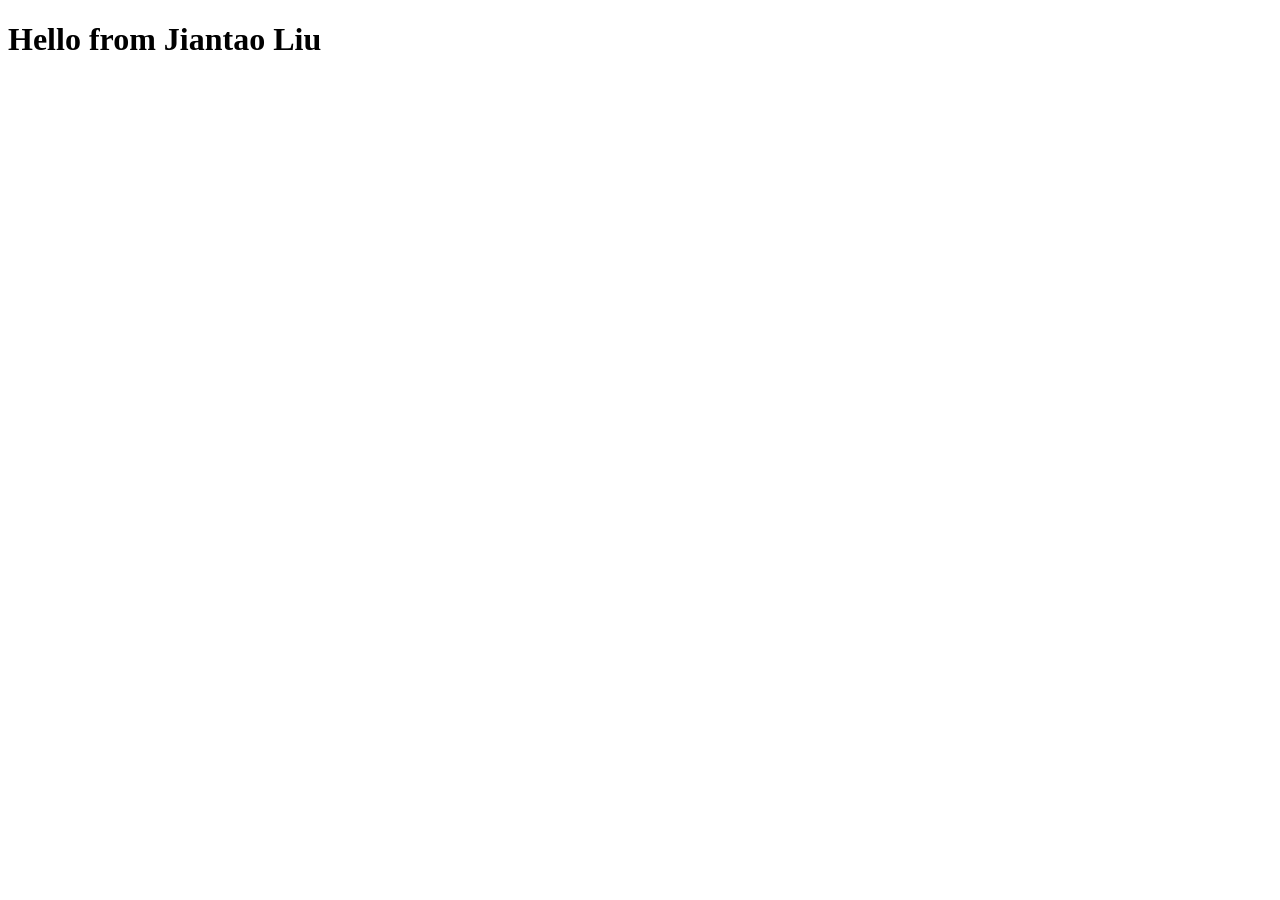
<file: index.html>
<!DOCTYPE html>
<html lang="en">
<head>
  <meta charset="UTF-8">
  <meta name="viewport" content="width=device-width, initial-scale=1.0">
  <title>Jiantao Liu</title>
</head>
<body>
  <h1>Hello from Jiantao Liu</h1>
</body>
</html>
</file>
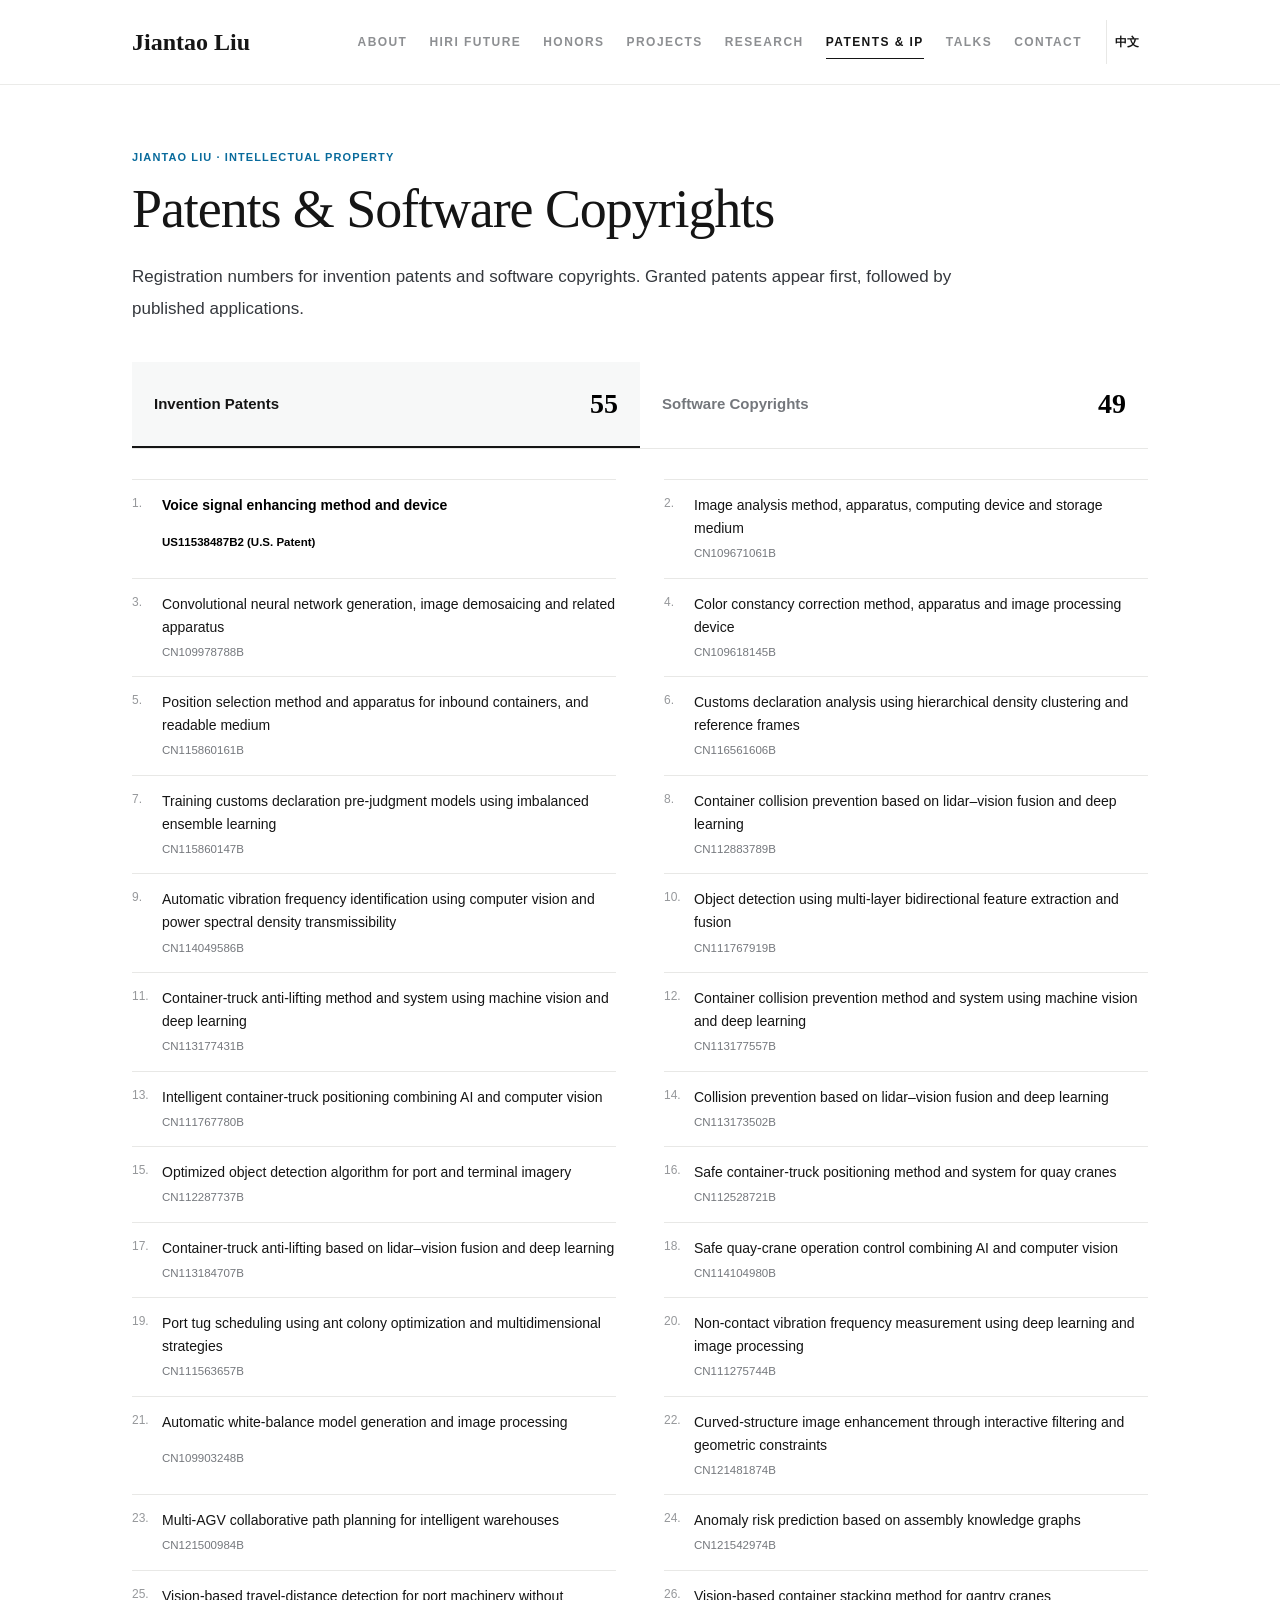
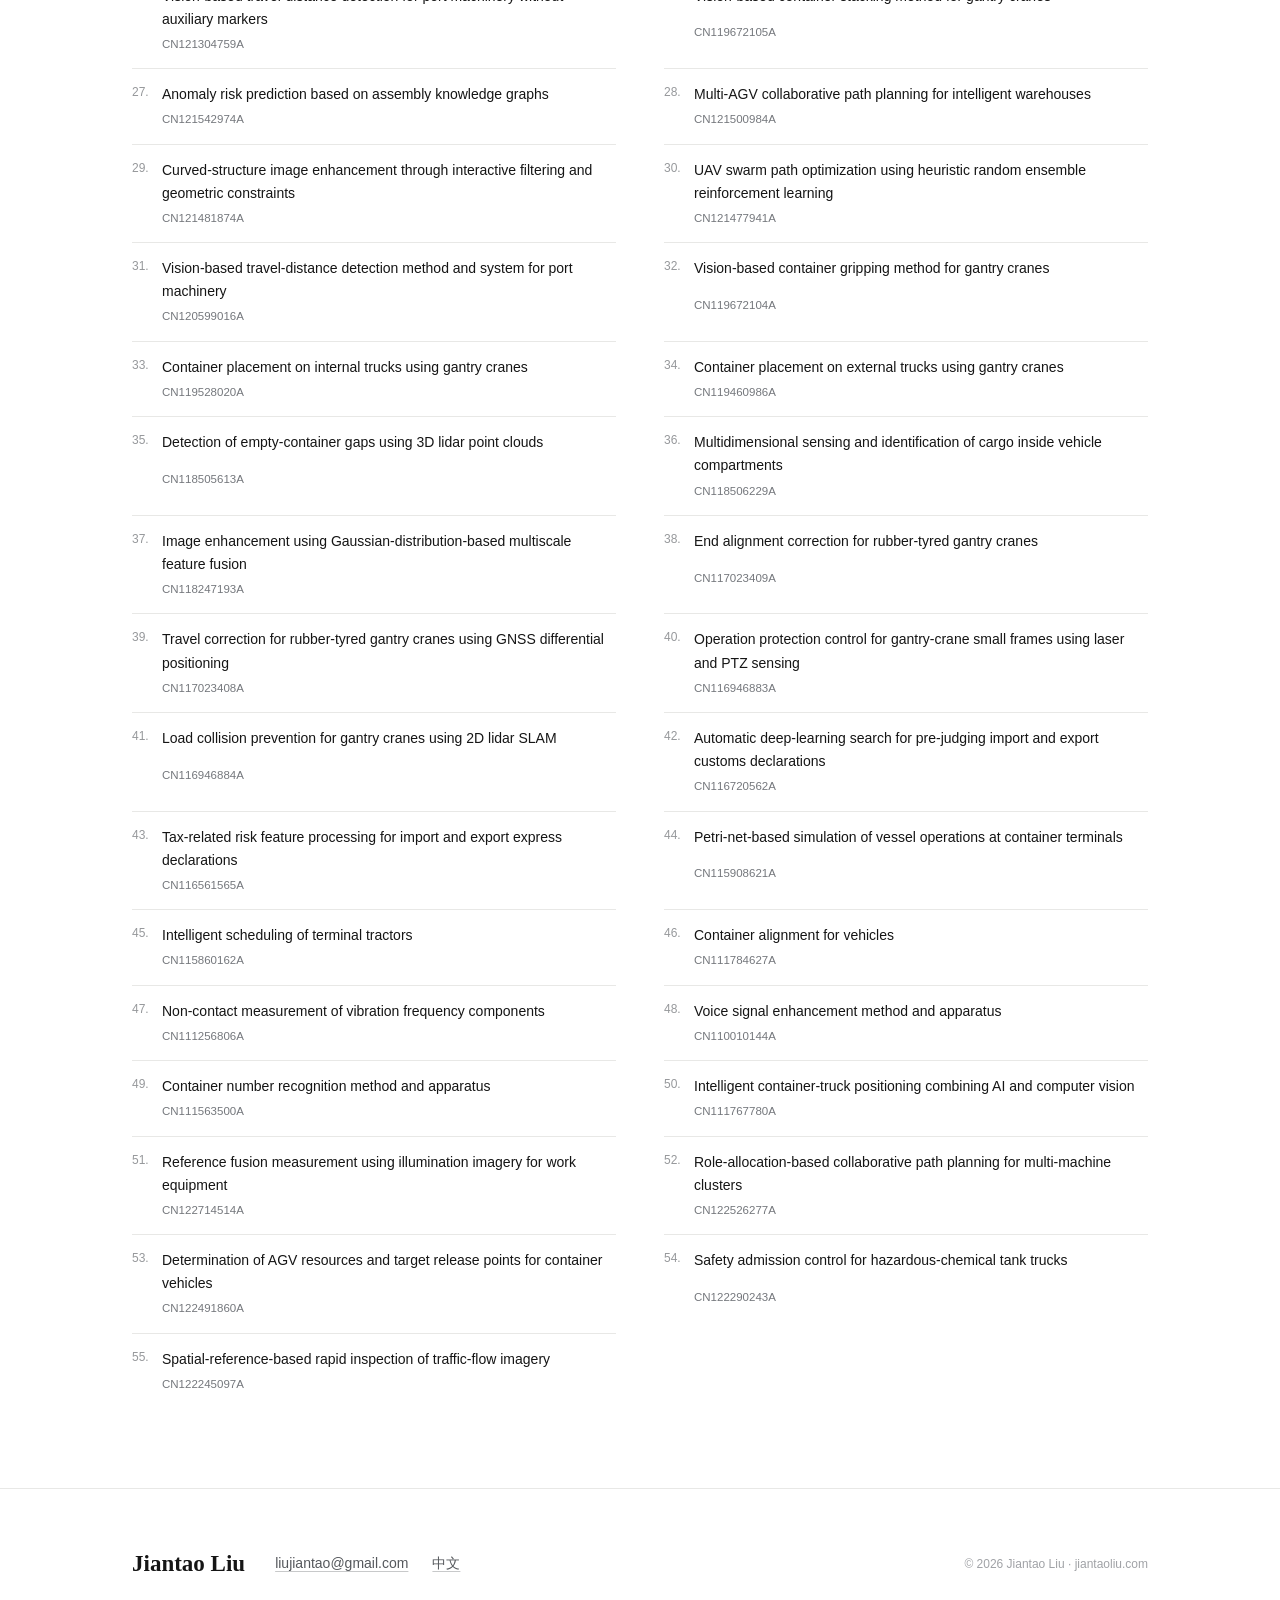
<file: en-patents.html>
<!DOCTYPE html>
<html lang="en">
<head>
<meta charset="UTF-8">
<meta name="viewport" content="width=device-width, initial-scale=1.0, viewport-fit=cover">
<meta name="format-detection" content="telephone=no">
<title>Jiantao Liu — Patents & Software Copyrights</title>
<meta name="description" content="Invention patent and software copyright registration numbers for Jiantao Liu.">
<meta property="og:type" content="profile">
<meta property="og:title" content="Jiantao Liu — Patents & Software Copyrights">
<meta property="og:description" content="Invention patent and software copyright registration numbers for Jiantao Liu.">
<meta property="og:image" content="https://jiantaoliu.com/assets/photo.jpg">
<link rel="canonical" href="https://jiantaoliu.com/wndn/en-patents.html">
<link rel="icon" type="image/svg+xml" href="../assets/favicon.svg">
<link rel="stylesheet" href="../assets/style.css">
</head>
<body>
<header class="site-header">
  <div class="header-inner">
    <a class="wordmark" href="en.html#about" aria-label="Jiantao Liu home">Jiantao Liu</a>
    <button class="nav-toggle" type="button" aria-expanded="false" aria-controls="primary-nav" aria-label="Open navigation menu">
      <span></span><span></span><span></span>
    </button>
    <nav class="primary-nav" id="primary-nav" aria-label="Primary navigation">
      <a href="en.html#about">About</a>
      <a href="en.html#company">HIRI FUTURE</a>
      <a href="en.html#honors">Honors</a>
      <a href="en.html#projects">Projects</a>
      <a href="en.html#research">Research</a>
      <a class="active" href="en-patents.html#granted">Patents & IP</a>
      <a href="en.html#talks">Talks</a>
      <a href="#contact">Contact</a>
      <a class="nav-language" href="patents.html" lang="zh-CN">中文</a>
    </nav>
    <a class="language" href="patents.html" lang="zh-CN" aria-label="中文版本">中文</a>
  </div>
</header>
<main class="ip-main">
  <div class="subpage-hero container">
    <div class="eyebrow">JIANTAO LIU · INTELLECTUAL PROPERTY</div>
    <h1>Patents & Software Copyrights</h1>
    <p>Registration numbers for invention patents and software copyrights. Granted patents appear first, followed by published applications.</p>
    <div class="ip-tabs" role="tablist" aria-label="Intellectual property categories">
      <button class="ip-tab active" id="tab-patents" type="button" role="tab" aria-selected="true" aria-controls="patents-panel" data-target="patents-panel"><span>Invention Patents</span><strong>55</strong></button>
      <button class="ip-tab" id="tab-software" type="button" role="tab" aria-selected="false" aria-controls="software-panel" data-target="software-panel"><span>Software Copyrights</span><strong>49</strong></button>
    </div>
    <div class="ip-panel" id="patents-panel" role="tabpanel" aria-labelledby="tab-patents">
      <ol class="patent-list">
        <li id="granted" class="us-patent"><div class="record-title">Voice signal enhancing method and device</div><div class="record-meta">US11538487B2 (U.S. Patent)</div></li>
        <li><div class="record-title">Image analysis method, apparatus, computing device and storage medium</div><div class="record-meta">CN109671061B</div></li>
        <li><div class="record-title">Convolutional neural network generation, image demosaicing and related apparatus</div><div class="record-meta">CN109978788B</div></li>
        <li><div class="record-title">Color constancy correction method, apparatus and image processing device</div><div class="record-meta">CN109618145B</div></li>
        <li><div class="record-title">Position selection method and apparatus for inbound containers, and readable medium</div><div class="record-meta">CN115860161B</div></li>
        <li><div class="record-title">Customs declaration analysis using hierarchical density clustering and reference frames</div><div class="record-meta">CN116561606B</div></li>
        <li><div class="record-title">Training customs declaration pre-judgment models using imbalanced ensemble learning</div><div class="record-meta">CN115860147B</div></li>
        <li><div class="record-title">Container collision prevention based on lidar–vision fusion and deep learning</div><div class="record-meta">CN112883789B</div></li>
        <li><div class="record-title">Automatic vibration frequency identification using computer vision and power spectral density transmissibility</div><div class="record-meta">CN114049586B</div></li>
        <li><div class="record-title">Object detection using multi-layer bidirectional feature extraction and fusion</div><div class="record-meta">CN111767919B</div></li>
        <li><div class="record-title">Container-truck anti-lifting method and system using machine vision and deep learning</div><div class="record-meta">CN113177431B</div></li>
        <li><div class="record-title">Container collision prevention method and system using machine vision and deep learning</div><div class="record-meta">CN113177557B</div></li>
        <li><div class="record-title">Intelligent container-truck positioning combining AI and computer vision</div><div class="record-meta">CN111767780B</div></li>
        <li><div class="record-title">Collision prevention based on lidar–vision fusion and deep learning</div><div class="record-meta">CN113173502B</div></li>
        <li><div class="record-title">Optimized object detection algorithm for port and terminal imagery</div><div class="record-meta">CN112287737B</div></li>
        <li><div class="record-title">Safe container-truck positioning method and system for quay cranes</div><div class="record-meta">CN112528721B</div></li>
        <li><div class="record-title">Container-truck anti-lifting based on lidar–vision fusion and deep learning</div><div class="record-meta">CN113184707B</div></li>
        <li><div class="record-title">Safe quay-crane operation control combining AI and computer vision</div><div class="record-meta">CN114104980B</div></li>
        <li><div class="record-title">Port tug scheduling using ant colony optimization and multidimensional strategies</div><div class="record-meta">CN111563657B</div></li>
        <li><div class="record-title">Non-contact vibration frequency measurement using deep learning and image processing</div><div class="record-meta">CN111275744B</div></li>
        <li><div class="record-title">Automatic white-balance model generation and image processing</div><div class="record-meta">CN109903248B</div></li>
        <li><div class="record-title">Curved-structure image enhancement through interactive filtering and geometric constraints</div><div class="record-meta">CN121481874B</div></li>
        <li><div class="record-title">Multi-AGV collaborative path planning for intelligent warehouses</div><div class="record-meta">CN121500984B</div></li>
        <li><div class="record-title">Anomaly risk prediction based on assembly knowledge graphs</div><div class="record-meta">CN121542974B</div></li>
        <li id="published"><div class="record-title">Vision-based travel-distance detection for port machinery without auxiliary markers</div><div class="record-meta">CN121304759A</div></li>
        <li><div class="record-title">Vision-based container stacking method for gantry cranes</div><div class="record-meta">CN119672105A</div></li>
        <li><div class="record-title">Anomaly risk prediction based on assembly knowledge graphs</div><div class="record-meta">CN121542974A</div></li>
        <li><div class="record-title">Multi-AGV collaborative path planning for intelligent warehouses</div><div class="record-meta">CN121500984A</div></li>
        <li><div class="record-title">Curved-structure image enhancement through interactive filtering and geometric constraints</div><div class="record-meta">CN121481874A</div></li>
        <li><div class="record-title">UAV swarm path optimization using heuristic random ensemble reinforcement learning</div><div class="record-meta">CN121477941A</div></li>
        <li><div class="record-title">Vision-based travel-distance detection method and system for port machinery</div><div class="record-meta">CN120599016A</div></li>
        <li><div class="record-title">Vision-based container gripping method for gantry cranes</div><div class="record-meta">CN119672104A</div></li>
        <li><div class="record-title">Container placement on internal trucks using gantry cranes</div><div class="record-meta">CN119528020A</div></li>
        <li><div class="record-title">Container placement on external trucks using gantry cranes</div><div class="record-meta">CN119460986A</div></li>
        <li><div class="record-title">Detection of empty-container gaps using 3D lidar point clouds</div><div class="record-meta">CN118505613A</div></li>
        <li><div class="record-title">Multidimensional sensing and identification of cargo inside vehicle compartments</div><div class="record-meta">CN118506229A</div></li>
        <li><div class="record-title">Image enhancement using Gaussian-distribution-based multiscale feature fusion</div><div class="record-meta">CN118247193A</div></li>
        <li><div class="record-title">End alignment correction for rubber-tyred gantry cranes</div><div class="record-meta">CN117023409A</div></li>
        <li><div class="record-title">Travel correction for rubber-tyred gantry cranes using GNSS differential positioning</div><div class="record-meta">CN117023408A</div></li>
        <li><div class="record-title">Operation protection control for gantry-crane small frames using laser and PTZ sensing</div><div class="record-meta">CN116946883A</div></li>
        <li><div class="record-title">Load collision prevention for gantry cranes using 2D lidar SLAM</div><div class="record-meta">CN116946884A</div></li>
        <li><div class="record-title">Automatic deep-learning search for pre-judging import and export customs declarations</div><div class="record-meta">CN116720562A</div></li>
        <li><div class="record-title">Tax-related risk feature processing for import and export express declarations</div><div class="record-meta">CN116561565A</div></li>
        <li><div class="record-title">Petri-net-based simulation of vessel operations at container terminals</div><div class="record-meta">CN115908621A</div></li>
        <li><div class="record-title">Intelligent scheduling of terminal tractors</div><div class="record-meta">CN115860162A</div></li>
        <li><div class="record-title">Container alignment for vehicles</div><div class="record-meta">CN111784627A</div></li>
        <li><div class="record-title">Non-contact measurement of vibration frequency components</div><div class="record-meta">CN111256806A</div></li>
        <li><div class="record-title">Voice signal enhancement method and apparatus</div><div class="record-meta">CN110010144A</div></li>
        <li><div class="record-title">Container number recognition method and apparatus</div><div class="record-meta">CN111563500A</div></li>
        <li><div class="record-title">Intelligent container-truck positioning combining AI and computer vision</div><div class="record-meta">CN111767780A</div></li>
        <li><div class="record-title">Reference fusion measurement using illumination imagery for work equipment</div><div class="record-meta">CN122714514A</div></li>
        <li><div class="record-title">Role-allocation-based collaborative path planning for multi-machine clusters</div><div class="record-meta">CN122526277A</div></li>
        <li><div class="record-title">Determination of AGV resources and target release points for container vehicles</div><div class="record-meta">CN122491860A</div></li>
        <li><div class="record-title">Safety admission control for hazardous-chemical tank trucks</div><div class="record-meta">CN122290243A</div></li>
        <li><div class="record-title">Spatial-reference-based rapid inspection of traffic-flow imagery</div><div class="record-meta">CN122245097A</div></li>
      </ol>
    </div>
    <div class="ip-panel" id="software-panel" role="tabpanel" aria-labelledby="tab-software">
      <span id="software" class="anchor-target" aria-hidden="true"></span>
      <ol class="patent-list software-register-list">
        <li><div class="record-title">Object Detection System V1.0</div><div class="record-meta">2026SR0017475</div></li>
        <li><div class="record-title">Quay-Crane Truck Guidance and Head Protection System V1.0</div><div class="record-meta">2025SR0299221</div></li>
        <li><div class="record-title">High/Low Container Detection System V1.0</div><div class="record-meta">2025SR0299658</div></li>
        <li><div class="record-title">Container Positioning Vision System V0.1.0</div><div class="record-meta">2025SR2448912</div></li>
        <li><div class="record-title">Intelligent Inspection Robot System V1.0</div><div class="record-meta">2024SR0180818</div></li>
        <li><div class="record-title">Rail-Mounted Gantry Crane Intelligent Remote Control System</div><div class="record-meta">2024SR0277211</div></li>
        <li><div class="record-title">Intelligent Mixed-Traffic Task Scheduling and Guidance Platform V1.0</div><div class="record-meta">2024SR0468422</div></li>
        <li><div class="record-title">Intelligent Equipment Remote Control and Scheduling Platform V1.0</div><div class="record-meta">2024SR0470207</div></li>
        <li><div class="record-title">Empty Container Detection System V1.0</div><div class="record-meta">2024SR0472974</div></li>
        <li><div class="record-title">Intelligent Matching of Terminal Containers and Vessel Slots V1.0</div><div class="record-meta">2024SR0472751</div></li>
        <li><div class="record-title">Gantry Crane Intelligent Driver Assistance and Safety System V1.0</div><div class="record-meta">2024SR0568250</div></li>
        <li><div class="record-title">Quay Crane Intelligent Driver Assistance and Safety System V1.0</div><div class="record-meta">2024SR0568256</div></li>
        <li><div class="record-title">Integrated Production Operations Platform V1.0</div><div class="record-meta">2024SR0568232</div></li>
        <li><div class="record-title">Mobile Machinery Intelligent Collision Prevention System V1.0</div><div class="record-meta">2024SR0568259</div></li>
        <li><div class="record-title">Vehicle and Container Number Recognition System</div><div class="record-meta">2024SR0855055</div></li>
        <li><div class="record-title">Gantry Crane Intelligent Information Recognition System V1.0</div><div class="record-meta">2024SR1041166</div></li>
        <li><div class="record-title">Intelligent Remote Control System V1.0</div><div class="record-meta">2024SR1136270</div></li>
        <li><div class="record-title">Intelligent Remote Vision Control and Transmission Platform (CCTV) V0.3.0</div><div class="record-meta">2024SR1644155</div></li>
        <li><div class="record-title">Vision-Based Automatic Container Stacking System (VFLS) V1.0</div><div class="record-meta">2024SR1767818</div></li>
        <li><div class="record-title">Terminal Production Management Platform V1.0</div><div class="record-meta">2024SR2150398</div></li>
        <li><div class="record-title">Gantry Crane Trailer Secondary Guidance and Recognition System V1.0</div><div class="record-meta">2023SR0020779</div></li>
        <li><div class="record-title">Gantry Crane Intelligent Information Recognition System V1.0</div><div class="record-meta">2023SR0020778</div></li>
        <li><div class="record-title">Conveyor-Belt Bulk Cargo Intelligent Recognition System V1.0</div><div class="record-meta">2023SR0032637</div></li>
        <li><div class="record-title">Intelligent Video Recognition for Remote-Control Retrofits V1.0.0</div><div class="record-meta">2023SR0282603</div></li>
        <li><div class="record-title">RTG Intelligent Remote Control System</div><div class="record-meta">2023SR0313865</div></li>
        <li><div class="record-title">Crane Travel Collision Prevention System V2.0.0</div><div class="record-meta">2023SR0374411</div></li>
        <li><div class="record-title">Intelligent Security System V1.0</div><div class="record-meta">2023SR0374415</div></li>
        <li><div class="record-title">Intelligent Tally System V1.0</div><div class="record-meta">2023SR0374413</div></li>
        <li><div class="record-title">Truck Anti-Lifting System V1.0</div><div class="record-meta">2023SR0374409</div></li>
        <li><div class="record-title">Container Truck Positioning System (ICPS) V4.12</div><div class="record-meta">2023SR0374412</div></li>
        <li><div class="record-title">Travel Correction System V1.2.7</div><div class="record-meta">2023SR0374414</div></li>
        <li><div class="record-title">Twistlock Detection System V1.0</div><div class="record-meta">2023SR0374410</div></li>
        <li><div class="record-title">Intelligent Gate System V0.3.0</div><div class="record-meta">2023SR0468459</div></li>
        <li><div class="record-title">Quay Crane Truck-Head Protection Recognition System V1.0</div><div class="record-meta">2021SR2079708</div></li>
        <li><div class="record-title">Quay Crane High-Voltage Cable Trough Foreign-Object Recognition System V1.0</div><div class="record-meta">2021SR2079707</div></li>
        <li><div class="record-title">RTG Vision-Based Travel Correction System V1.0</div><div class="record-meta">2021SR2079706</div></li>
        <li><div class="record-title">Big-Data Analytics Cloud–Network Integration Platform V1.0</div><div class="record-meta">2021SR0994202</div></li>
        <li><div class="record-title">Integrated Data-Center Operations and Maintenance System V1.0</div><div class="record-meta">2021SR0882177</div></li>
        <li><div class="record-title">Smart Logistics Warehouse Management Software V1.0</div><div class="record-meta">2021SR0884194</div></li>
        <li><div class="record-title">Enterprise Collaborative Office Management System V1.0</div><div class="record-meta">2021SR0884301</div></li>
        <li><div class="record-title">Container Surface Image Stitching V1.0</div><div class="record-meta">2020SR1744644</div></li>
        <li><div class="record-title">RTG Truck Anti-Lifting V1.0</div><div class="record-meta">2020SR1744643</div></li>
        <li><div class="record-title">Face Mask Detection V1.0</div><div class="record-meta">2020SR1744831</div></li>
        <li><div class="record-title">Vision-Based Speed Measurement System V1.0</div><div class="record-meta">2020SR1744835</div></li>
        <li><div class="record-title">Carbon Brush Anomaly Detection V1.0</div><div class="record-meta">2020SR1744832</div></li>
        <li><div class="record-title">Trailer Vision Guidance System V1.0</div><div class="record-meta">2020SR1744833</div></li>
        <li><div class="record-title">Quay Crane Intelligent Tally V1.0</div><div class="record-meta">2020SR1769466</div></li>
        <li><div class="record-title">FjLabel Annotation Tool V1.0</div><div class="record-meta">2020SR1769432</div></li>
        <li><div class="record-title">Gantry Crane Container Collision Prevention Control System V1.0</div><div class="record-meta">2020SR1798000</div></li>
      </ol>
    </div>
  </div>
</main>
<footer class="site-footer" id="contact">
  <div class="footer-inner container">
    <div class="footer-name">Jiantao Liu</div>
    <div class="footer-links">
      <a href="mailto:liujiantao@gmail.com">liujiantao@gmail.com</a>
      <a href="patents.html" lang="zh-CN">中文</a>
    </div>
    <div class="copyright">© 2026 Jiantao Liu · jiantaoliu.com</div>
  </div>
</footer>
<script src="../assets/script.js"></script>
<script src="../assets/ip.js"></script>
</body>
</html>
</file>
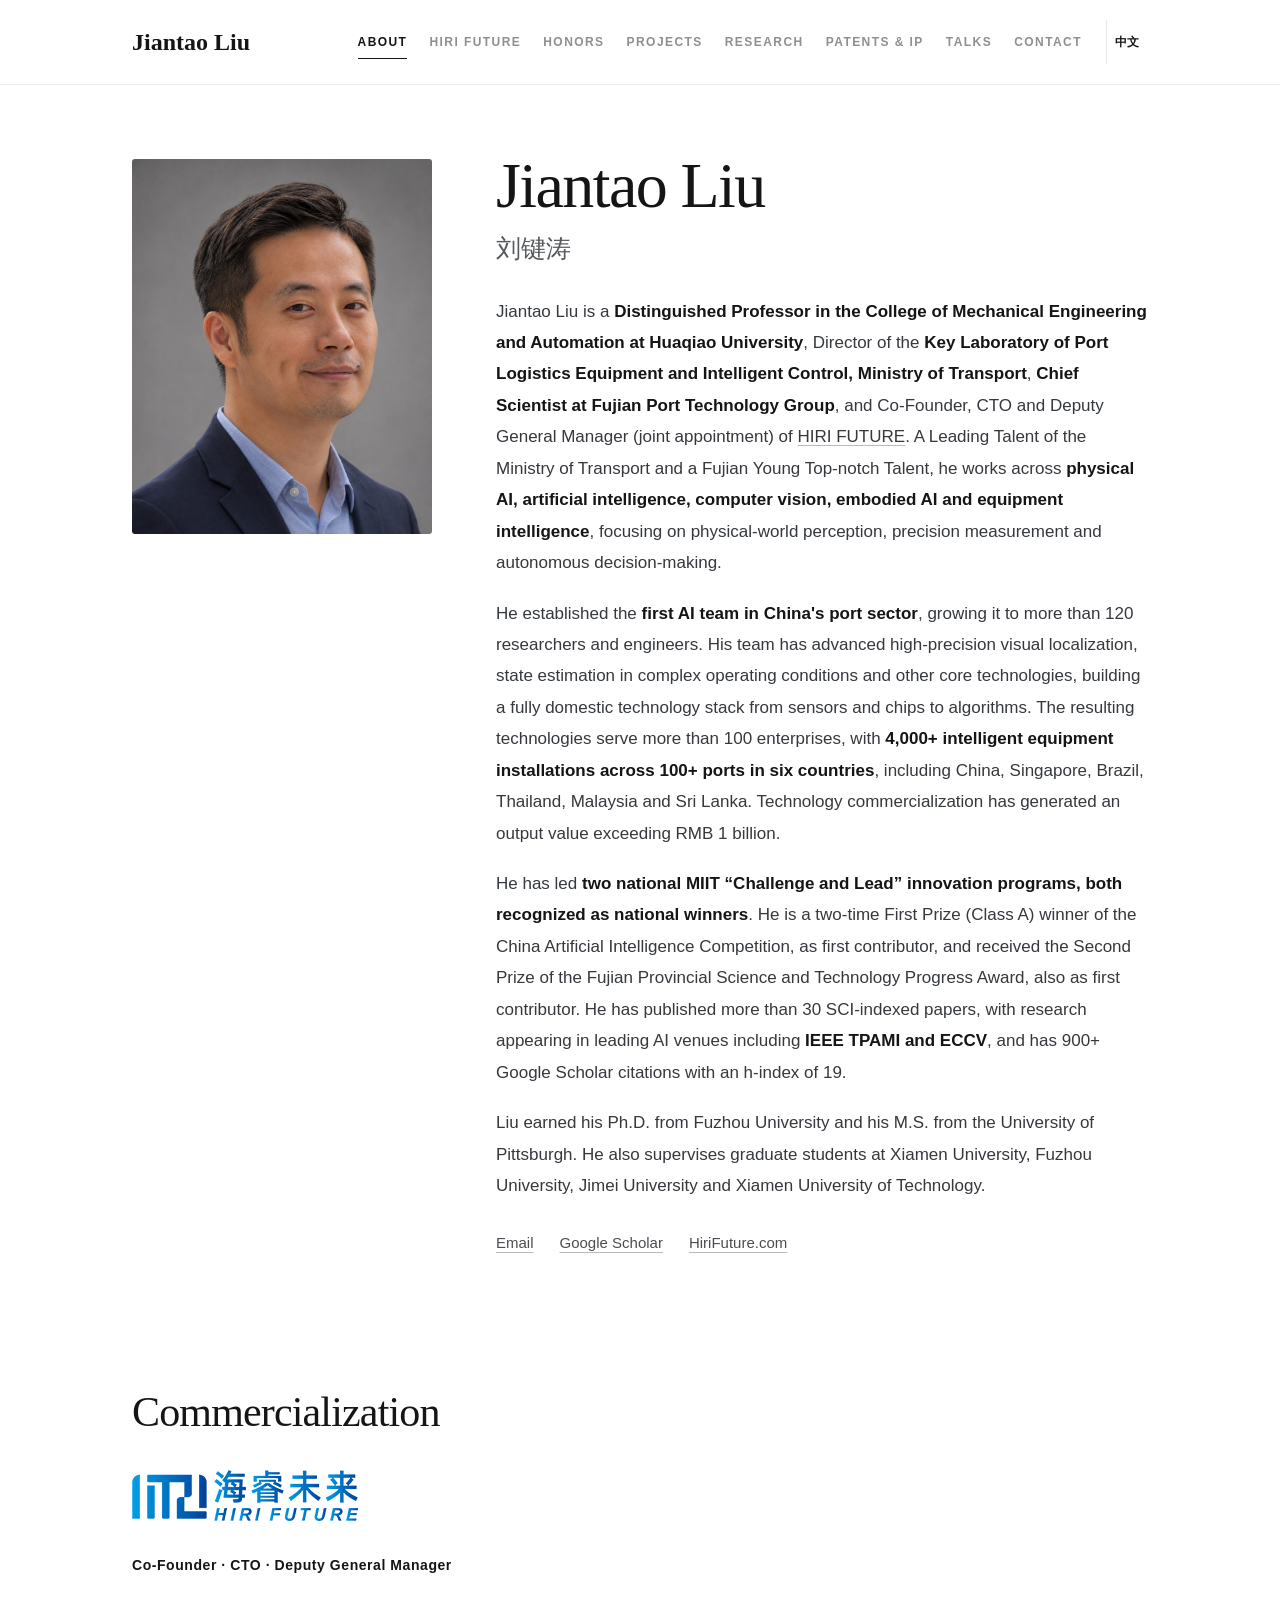
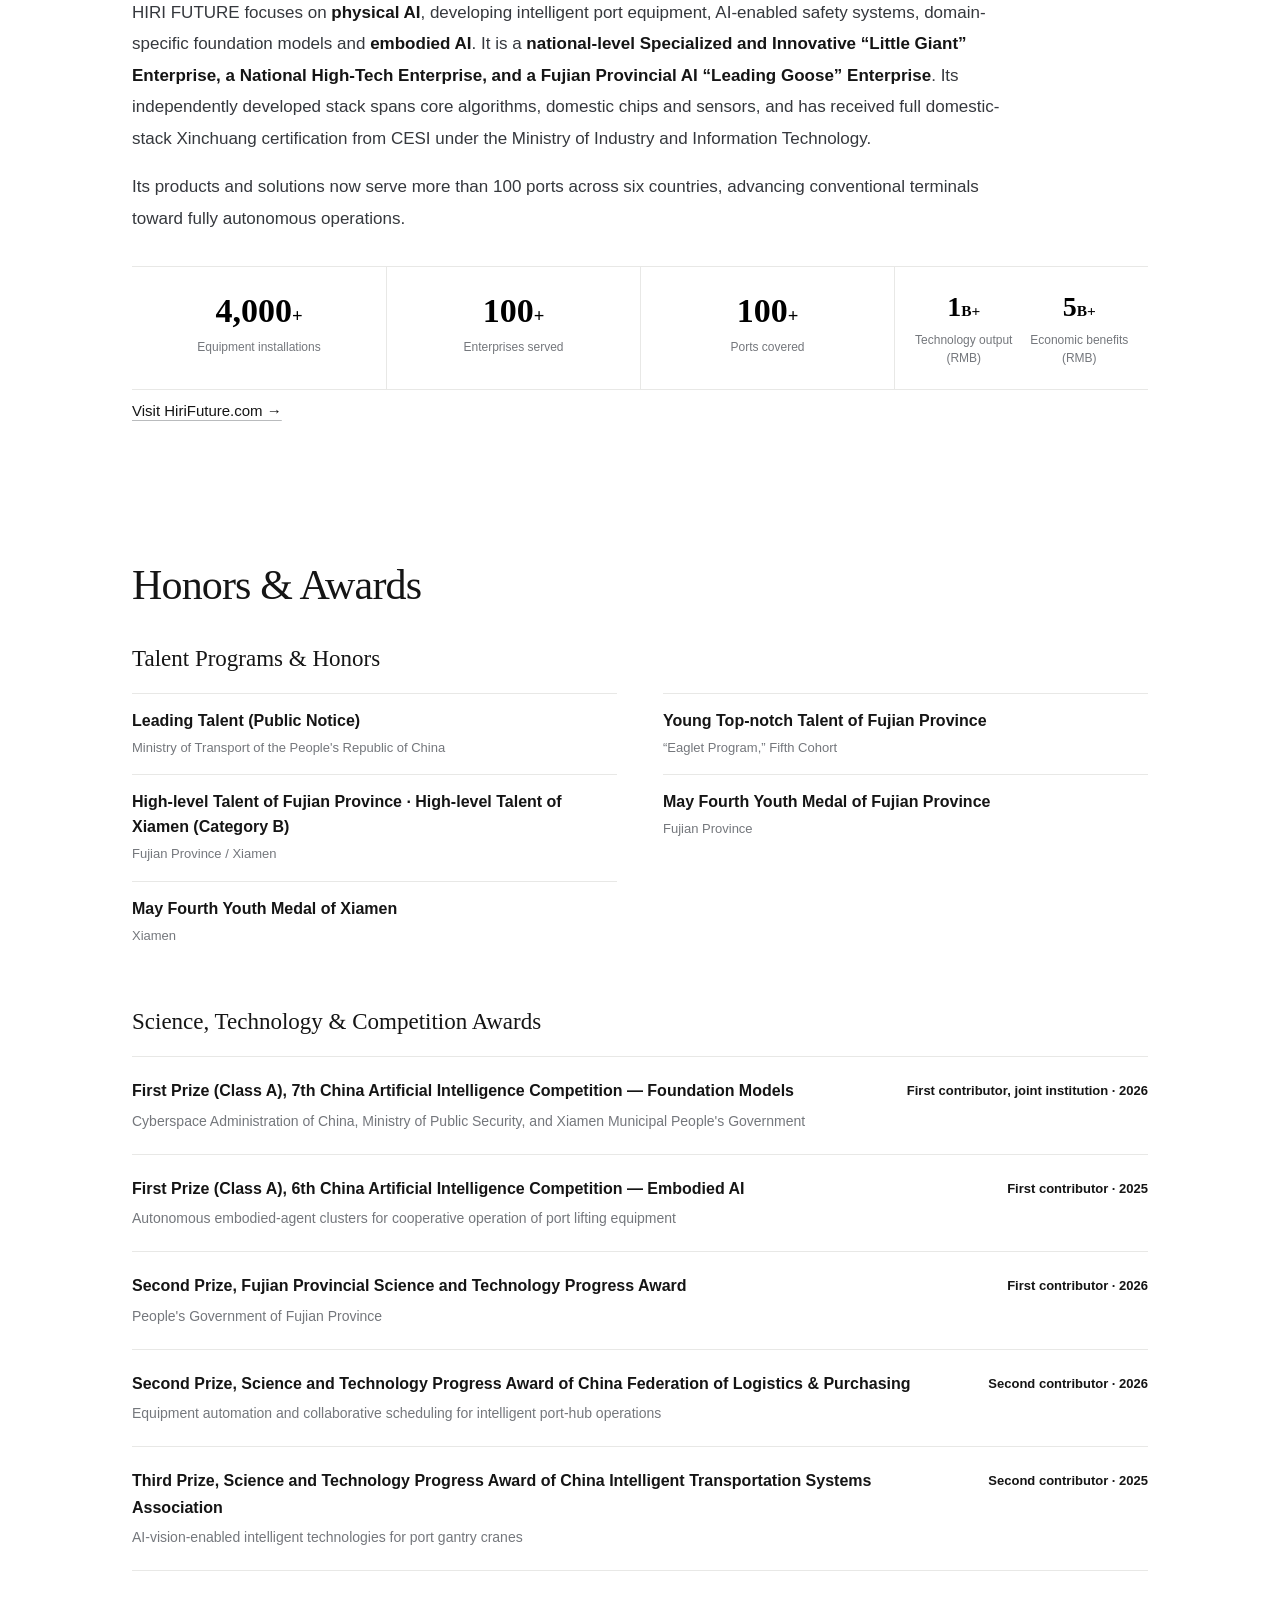
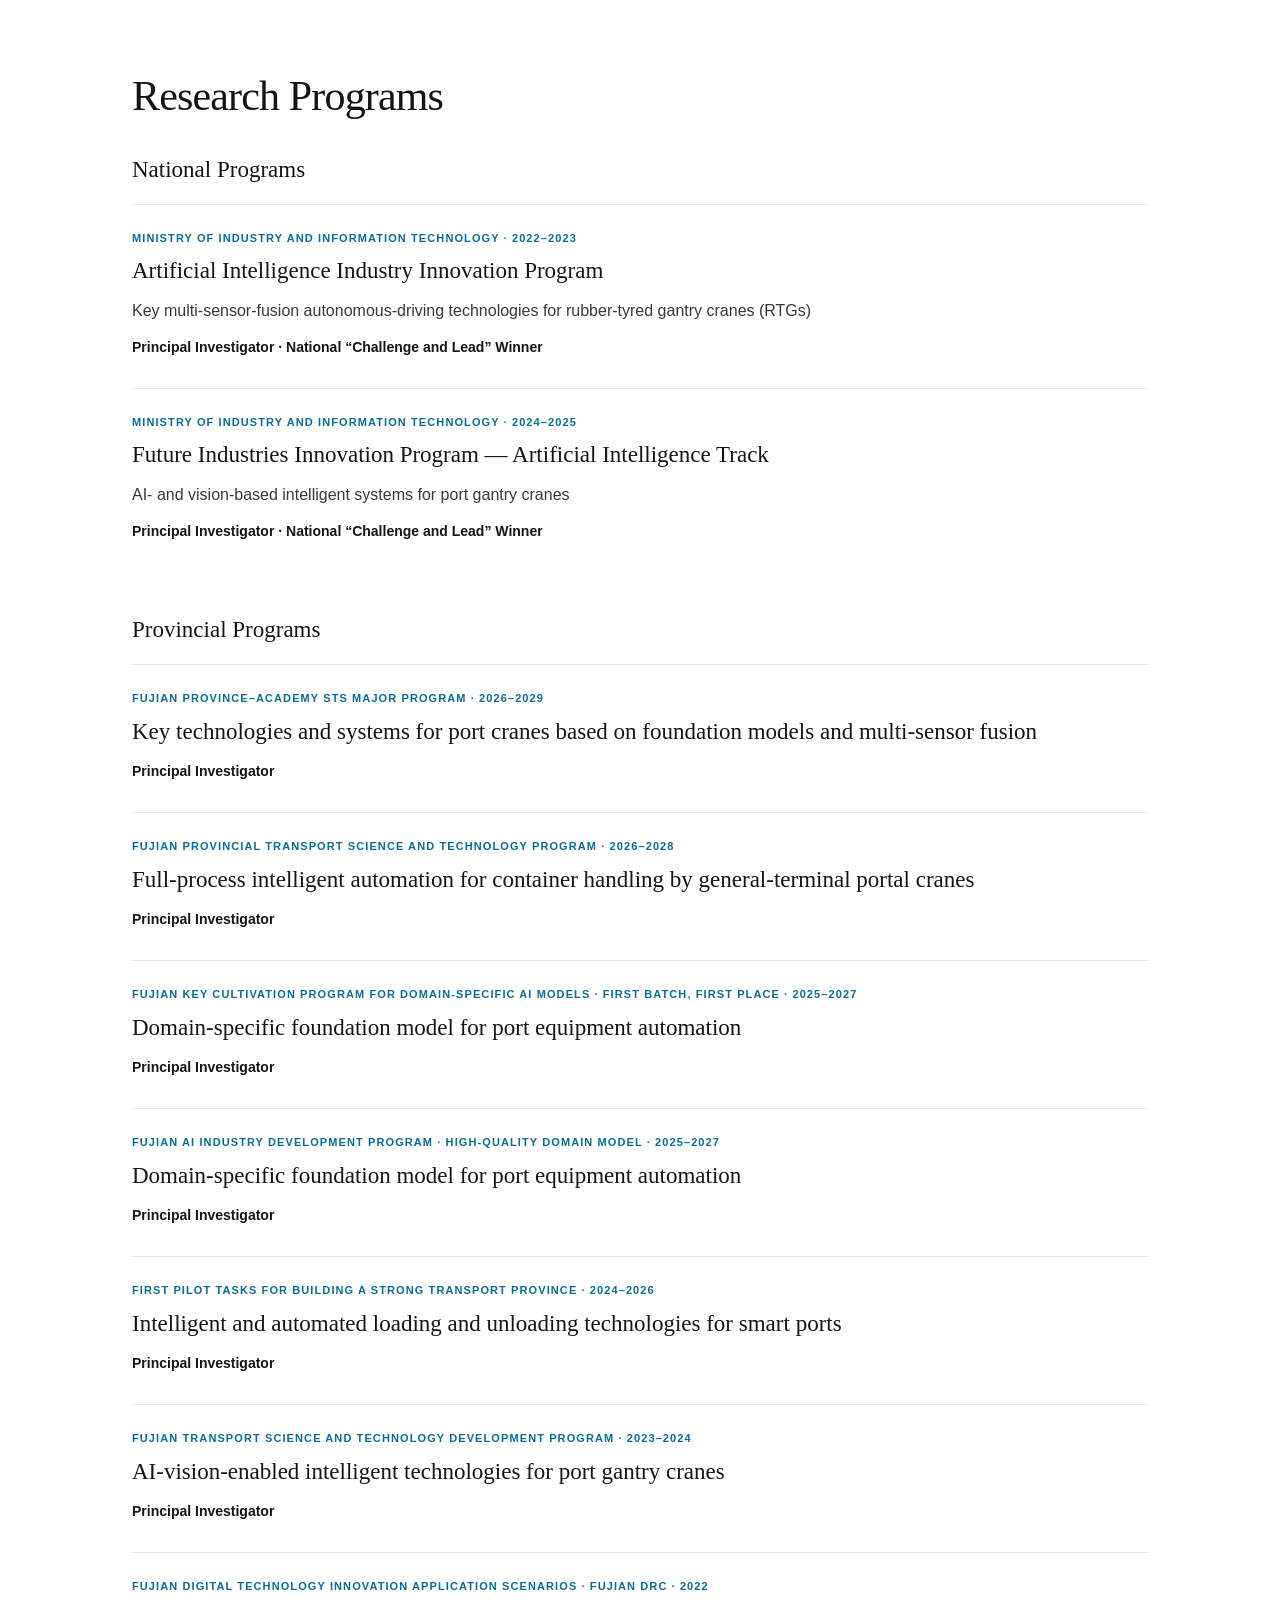
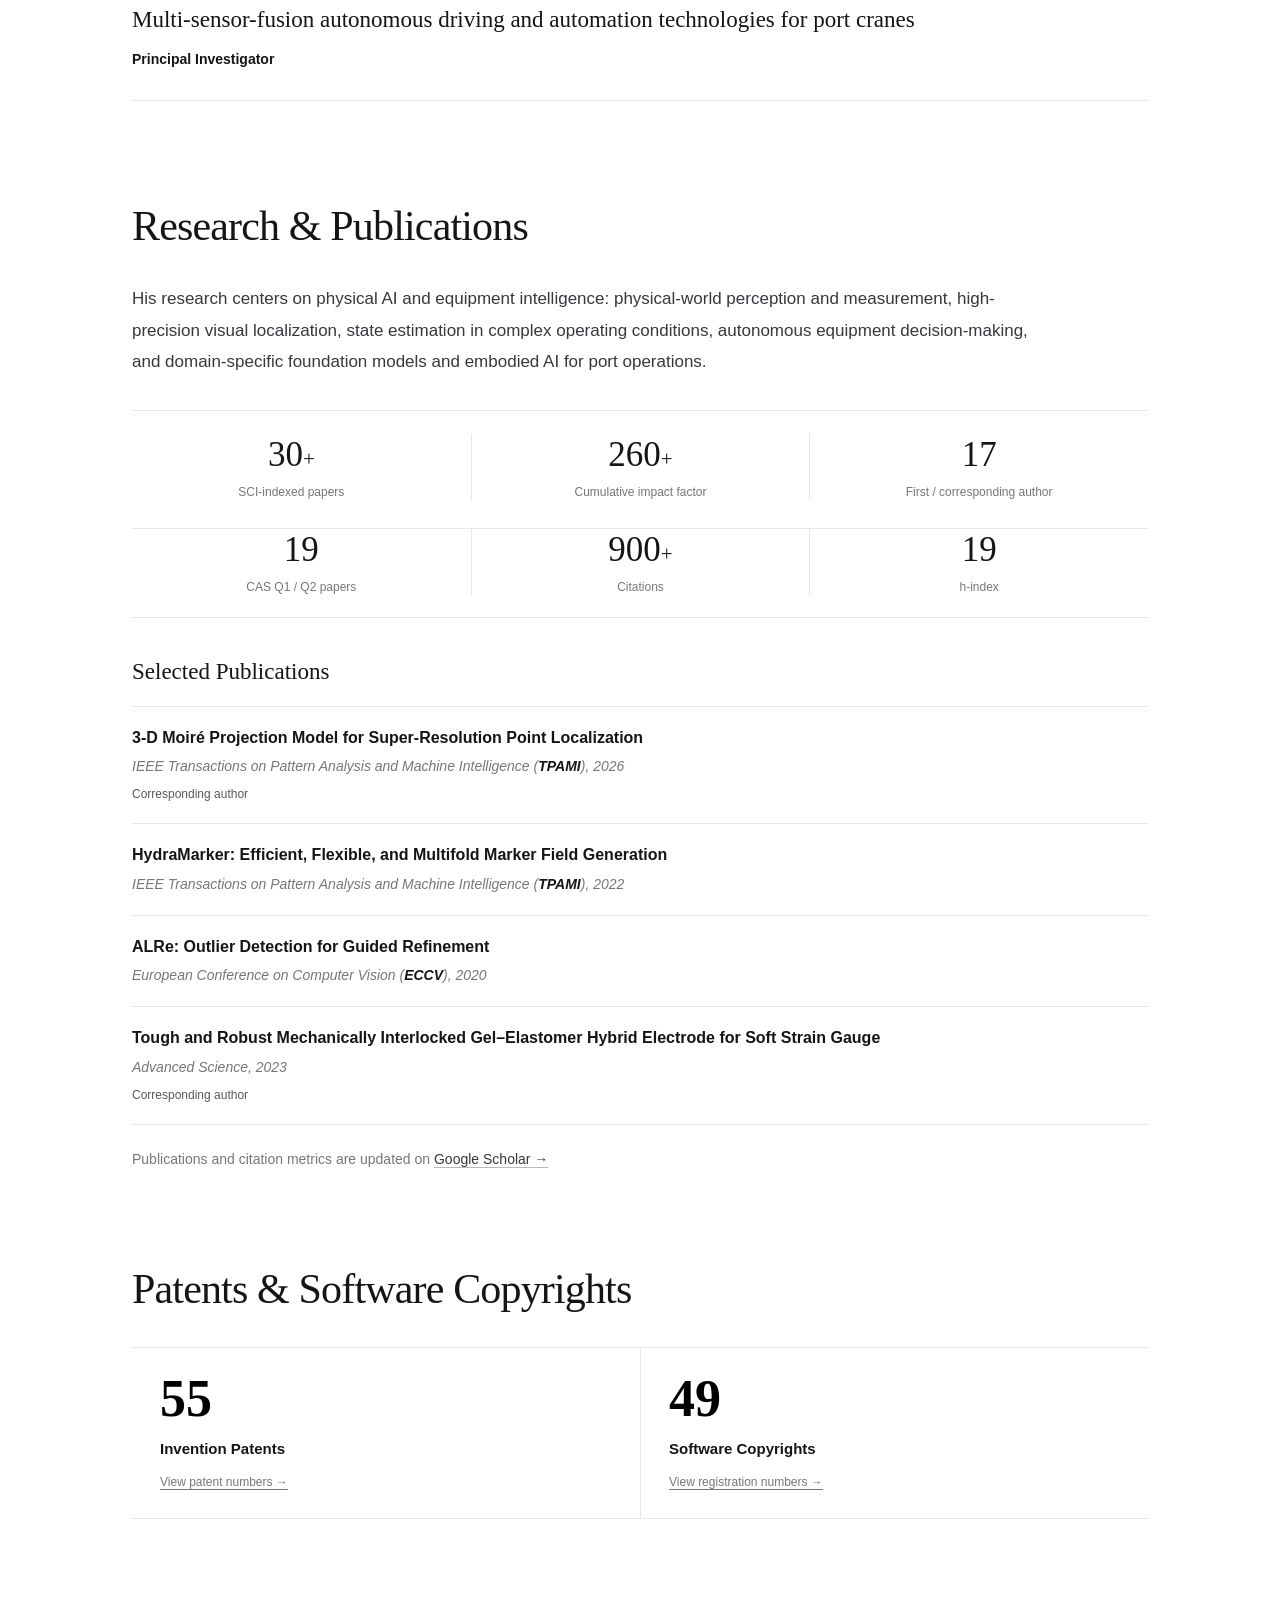
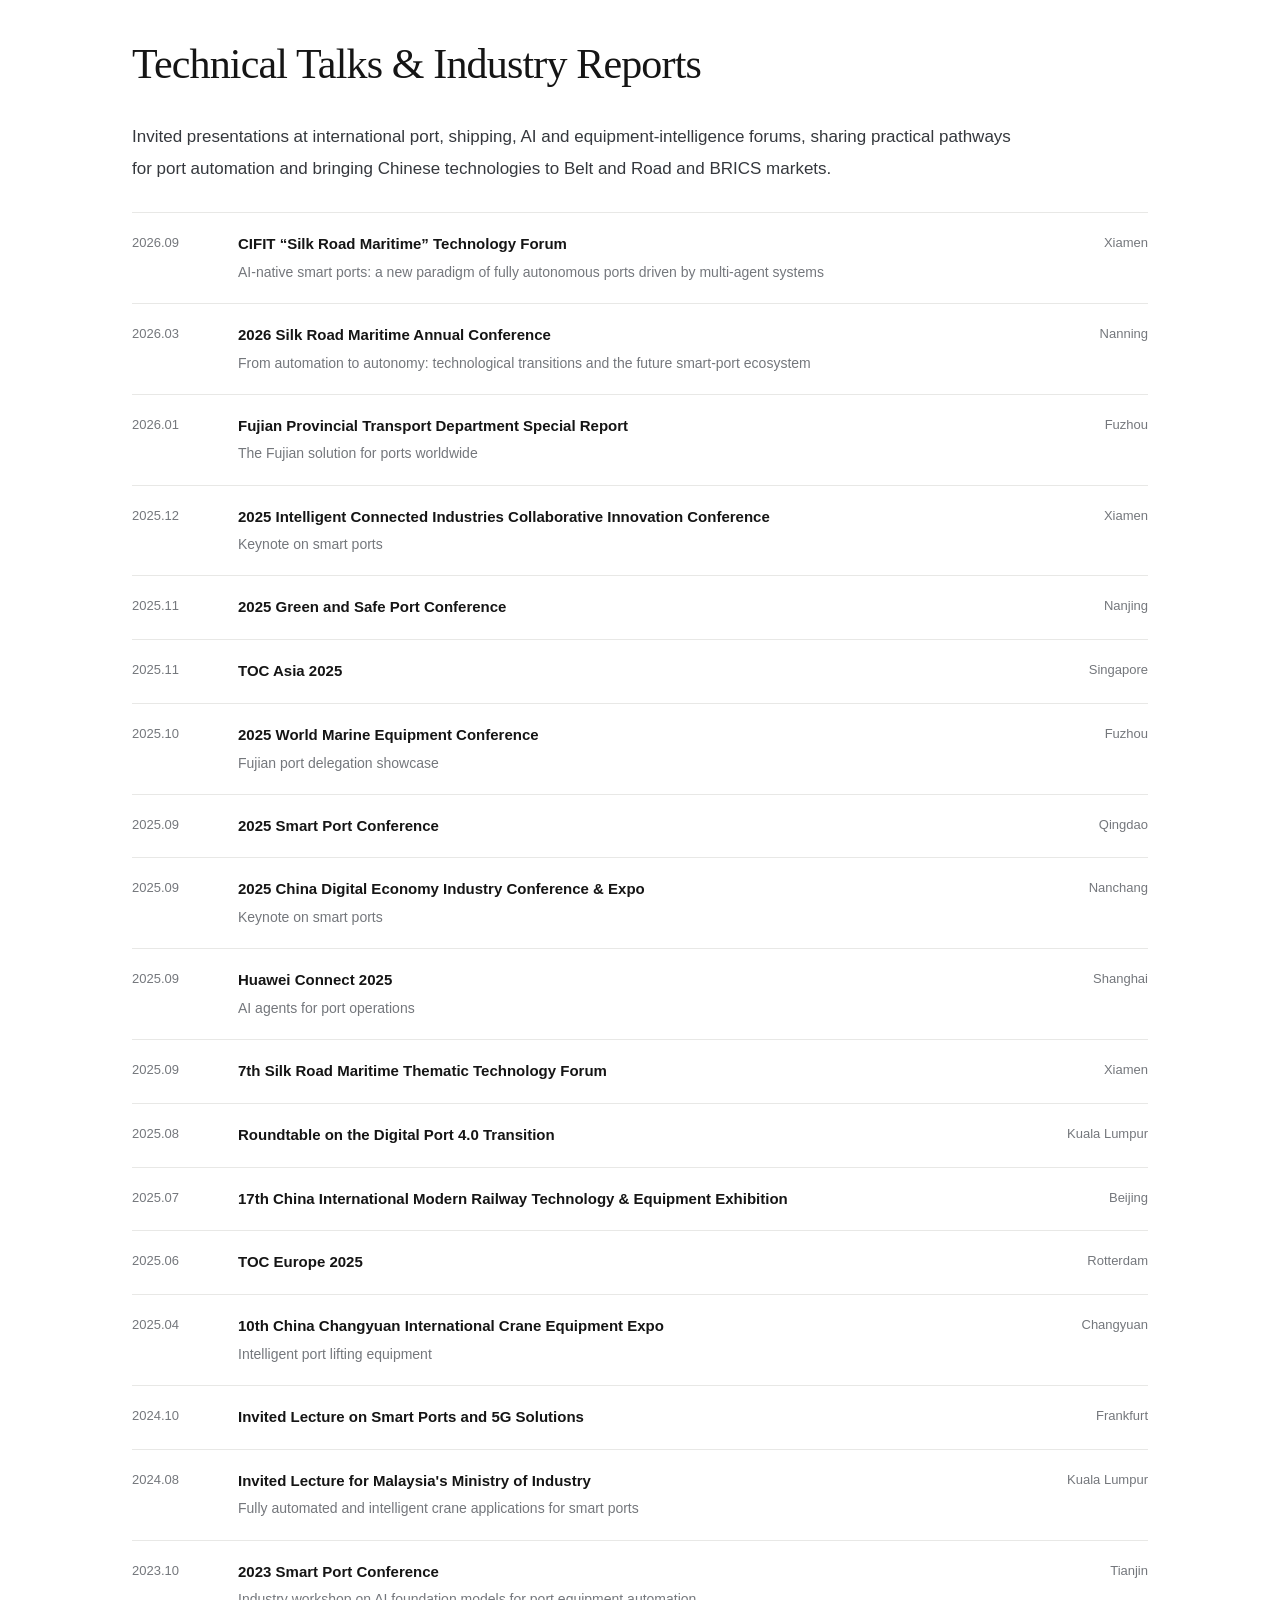
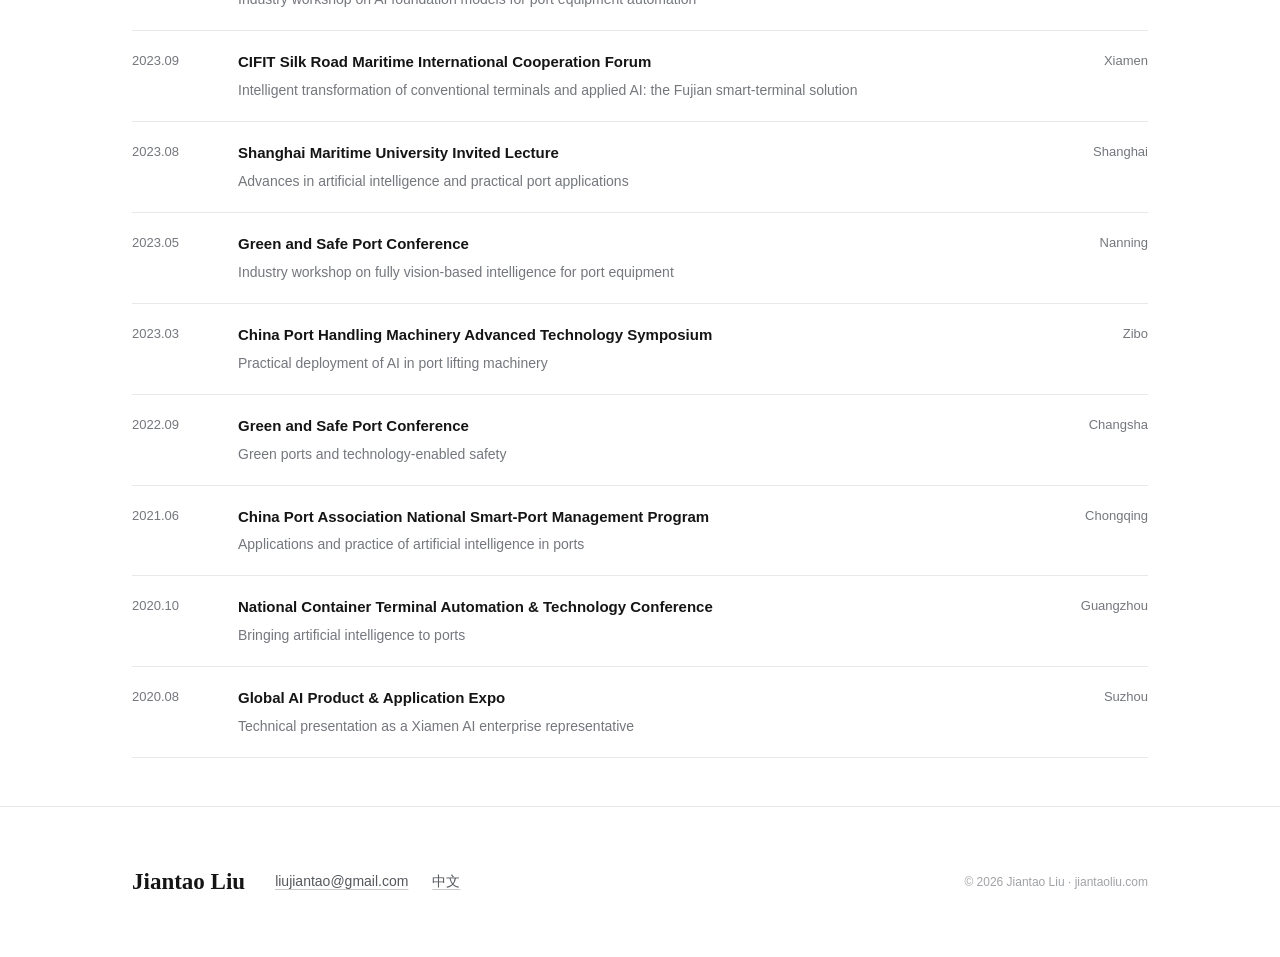
<file: en.html>
<!DOCTYPE html>
<html lang="en">
<head>
<meta charset="UTF-8">
<meta name="viewport" content="width=device-width, initial-scale=1.0, viewport-fit=cover">
<meta name="format-detection" content="telephone=no">
<title>Jiantao Liu — Distinguished Professor · Co-Founder of HIRI FUTURE</title>
<meta name="description" content="Jiantao Liu is a Distinguished Professor at Huaqiao University, Director of a Ministry of Transport key laboratory, and Co-Founder of HIRI FUTURE. His research spans physical AI, computer vision, embodied AI and equipment intelligence, deployed at 100+ ports worldwide.">
<meta property="og:type" content="profile">
<meta property="og:locale" content="en_US">
<meta property="og:title" content="Jiantao Liu — Distinguished Professor · Co-Founder of HIRI FUTURE">
<meta property="og:description" content="physical AI, computer vision, embodied AI and equipment intelligence. PI of two national MIIT innovation programs; two-time First Prize winner of the China Artificial Intelligence Competition; technologies deployed at 100+ ports.">
<meta property="og:image" content="https://jiantaoliu.com/assets/photo.jpg">
<link rel="canonical" href="https://jiantaoliu.com/wndn/en.html">
<link rel="icon" type="image/svg+xml" href="../assets/favicon.svg">
<link rel="stylesheet" href="../assets/style.css">
</head>
<body>

<header class="site-header">
  <div class="header-inner">
    <a class="wordmark" href="#about" aria-label="Jiantao Liu home">Jiantao Liu</a>
    <button class="nav-toggle" type="button" aria-expanded="false" aria-controls="primary-nav" aria-label="Open navigation menu">
      <span></span><span></span><span></span>
    </button>
    <nav class="primary-nav" id="primary-nav" aria-label="Primary navigation">
      <a class="active" href="#about">About</a>
      <a href="#company">HIRI FUTURE</a>
      <a href="#honors">Honors</a>
      <a href="#projects">Projects</a>
      <a href="#research">Research</a>
      <a href="en-patents.html#granted">Patents & IP</a>
      <a href="#talks">Talks</a>
      <a href="#contact">Contact</a>
      <a class="nav-language" href="index.html" lang="zh-CN">中文</a>
    </nav>
    <a class="language" href="index.html" lang="zh-CN" aria-label="中文版本">中文</a>
  </div>
</header>

<main>
  <section class="hero container" id="about" aria-labelledby="profile-name">
    <img class="portrait" src="../assets/photo.jpg" width="900" height="1125" alt="Professor Jiantao Liu">
    <div class="hero-copy">
      <h1 id="profile-name">Jiantao Liu<span>刘键涛</span></h1>
      <div class="intro">
        <p>Jiantao Liu is a <strong>Distinguished Professor in the College of Mechanical Engineering and Automation at Huaqiao University</strong>, Director of the <strong>Key Laboratory of Port Logistics Equipment and Intelligent Control, Ministry of Transport</strong>, <strong>Chief Scientist at Fujian Port Technology Group</strong>, and Co-Founder, CTO and Deputy General Manager (joint appointment) of <a href="https://www.hirifuture.com" target="_blank" rel="noopener">HIRI FUTURE</a>. A Leading Talent of the Ministry of Transport and a Fujian Young Top-notch Talent, he works across <strong>physical AI, artificial intelligence, computer vision, embodied AI and equipment intelligence</strong>, focusing on physical-world perception, precision measurement and autonomous decision-making.</p>
        <p>He established the <strong>first AI team in China's port sector</strong>, growing it to more than 120 researchers and engineers. His team has advanced high-precision visual localization, state estimation in complex operating conditions and other core technologies, building a fully domestic technology stack from sensors and chips to algorithms. The resulting technologies serve more than 100 enterprises, with <strong>4,000+ intelligent equipment installations across 100+ ports in six countries</strong>, including China, Singapore, Brazil, Thailand, Malaysia and Sri Lanka. Technology commercialization has generated an output value exceeding RMB 1 billion.</p>
        <p>He has led <strong>two national MIIT “Challenge and Lead” innovation programs, both recognized as national winners</strong>. He is a two-time First Prize (Class A) winner of the China Artificial Intelligence Competition, as first contributor, and received the Second Prize of the Fujian Provincial Science and Technology Progress Award, also as first contributor. He has published more than 30 SCI-indexed papers, with research appearing in leading AI venues including <strong>IEEE TPAMI and ECCV</strong>, and has 900+ Google Scholar citations with an h-index of 19.</p>
        <p>Liu earned his Ph.D. from Fuzhou University and his M.S. from the University of Pittsburgh. He also supervises graduate students at Xiamen University, Fuzhou University, Jimei University and Xiamen University of Technology.</p>
      </div>
      <div class="contact-line" aria-label="Profile links">
        <a href="mailto:liujiantao@gmail.com">Email</a>
        <a href="https://scholar.google.com/citations?user=T9nc5lMAAAAJ&amp;hl=en" target="_blank" rel="noopener">Google Scholar</a>
        <a href="https://www.hirifuture.com" target="_blank" rel="noopener">HiriFuture.com</a>
      </div>
    </div>
  </section>

  <section class="section company-section container" id="company" aria-labelledby="company-title">
    <h2 id="company-title">Commercialization</h2>
    <a class="company-logo" href="https://www.hirifuture.com" target="_blank" rel="noopener" aria-label="Visit HIRI FUTURE">
      <img src="../assets/hirifuture-logo.png" width="226" height="51" alt="HIRI FUTURE">
    </a>
    <div class="company-role">Co-Founder · CTO · Deputy General Manager</div>
    <p>HIRI FUTURE focuses on <strong>physical AI</strong>, developing intelligent port equipment, AI-enabled safety systems, domain-specific foundation models and <strong>embodied AI</strong>. It is a <strong>national-level Specialized and Innovative “Little Giant” Enterprise, a National High-Tech Enterprise, and a Fujian Provincial AI “Leading Goose” Enterprise</strong>. Its independently developed stack spans core algorithms, domestic chips and sensors, and has received full domestic-stack Xinchuang certification from CESI under the Ministry of Industry and Information Technology.</p>
    <p>Its products and solutions now serve more than 100 ports across six countries, advancing conventional terminals toward fully autonomous operations.</p>
    <div class="impact-metrics" aria-label="Commercialization metrics">
      <div class="impact-metric"><strong class="impact-number">4,000<span>+</span></strong><span class="impact-label">Equipment installations</span></div>
      <div class="impact-metric"><strong class="impact-number">100<span>+</span></strong><span class="impact-label">Enterprises served</span></div>
      <div class="impact-metric"><strong class="impact-number">100<span>+</span></strong><span class="impact-label">Ports covered</span></div>
      <div class="impact-metric impact-output">
        <div><strong class="impact-number">1<span>B+</span></strong><span class="impact-label">Technology output (RMB)</span></div>
        <div><strong class="impact-number">5<span>B+</span></strong><span class="impact-label">Economic benefits (RMB)</span></div>
      </div>
    </div>
    <a class="text-link" href="https://www.hirifuture.com" target="_blank" rel="noopener">Visit HiriFuture.com →</a>
  </section>

  <section class="section container" id="honors" aria-labelledby="honors-title">
    <h2 id="honors-title">Honors & Awards</h2>

    <h3 class="subhead">Talent Programs & Honors</h3>
    <div class="honor-grid">
      <div class="honor-item">
        <div class="item-title">Leading Talent (Public Notice)</div>
        <div class="item-meta">Ministry of Transport of the People's Republic of China</div>
      </div>
      <div class="honor-item">
        <div class="item-title">Young Top-notch Talent of Fujian Province</div>
        <div class="item-meta">“Eaglet Program,” Fifth Cohort</div>
      </div>
      <div class="honor-item">
        <div class="item-title">High-level Talent of Fujian Province · High-level Talent of Xiamen (Category B)</div>
        <div class="item-meta">Fujian Province / Xiamen</div>
      </div>
      <div class="honor-item">
        <div class="item-title">May Fourth Youth Medal of Fujian Province</div>
        <div class="item-meta">Fujian Province</div>
      </div>
      <div class="honor-item">
        <div class="item-title">May Fourth Youth Medal of Xiamen</div>
        <div class="item-meta">Xiamen</div>
      </div>
    </div>

    <h3 class="subhead awards-subhead">Science, Technology & Competition Awards</h3>
    <div class="award-list">
      <article class="award">
        <div>
          <h4>First Prize (Class A), 7th China Artificial Intelligence Competition — Foundation Models</h4>
          <p>Cyberspace Administration of China, Ministry of Public Security, and Xiamen Municipal People's Government</p>
        </div>
        <div class="rank">First contributor, joint institution · 2026</div>
      </article>
      <article class="award">
        <div>
          <h4>First Prize (Class A), 6th China Artificial Intelligence Competition — Embodied AI</h4>
          <p>Autonomous embodied-agent clusters for cooperative operation of port lifting equipment</p>
        </div>
        <div class="rank">First contributor · 2025</div>
      </article>
      <article class="award">
        <div>
          <h4>Second Prize, Fujian Provincial Science and Technology Progress Award</h4>
          <p>People's Government of Fujian Province</p>
        </div>
        <div class="rank">First contributor · 2026</div>
      </article>
      <article class="award">
        <div>
          <h4>Second Prize, Science and Technology Progress Award of China Federation of Logistics & Purchasing</h4>
          <p>Equipment automation and collaborative scheduling for intelligent port-hub operations</p>
        </div>
        <div class="rank">Second contributor · 2026</div>
      </article>
      <article class="award">
        <div>
          <h4>Third Prize, Science and Technology Progress Award of China Intelligent Transportation Systems Association</h4>
          <p>AI-vision-enabled intelligent technologies for port gantry cranes</p>
        </div>
        <div class="rank">Second contributor · 2025</div>
      </article>
    </div>
  </section>

  <section class="section container" id="projects" aria-labelledby="projects-title">
    <h2 id="projects-title">Research Programs</h2>

    <h3 class="subhead">National Programs</h3>
    <article class="project">
      <div class="eyebrow">Ministry of Industry and Information Technology · 2022–2023</div>
      <h3>Artificial Intelligence Industry Innovation Program</h3>
      <p>Key multi-sensor-fusion autonomous-driving technologies for rubber-tyred gantry cranes (RTGs)</p>
      <div class="project-result">Principal Investigator · National “Challenge and Lead” Winner</div>
    </article>
    <article class="project">
      <div class="eyebrow">Ministry of Industry and Information Technology · 2024–2025</div>
      <h3>Future Industries Innovation Program — Artificial Intelligence Track</h3>
      <p>AI- and vision-based intelligent systems for port gantry cranes</p>
      <div class="project-result">Principal Investigator · National “Challenge and Lead” Winner</div>
    </article>

    <h3 class="subhead program-subhead">Provincial Programs</h3>
    <article class="project">
      <div class="eyebrow">Fujian Province–Academy STS Major Program · 2026–2029</div>
      <h3>Key technologies and systems for port cranes based on foundation models and multi-sensor fusion</h3>
      <div class="project-result">Principal Investigator</div>
    </article>
    <article class="project">
      <div class="eyebrow">Fujian Provincial Transport Science and Technology Program · 2026–2028</div>
      <h3>Full-process intelligent automation for container handling by general-terminal portal cranes</h3>
      <div class="project-result">Principal Investigator</div>
    </article>
    <article class="project">
      <div class="eyebrow">Fujian Key Cultivation Program for Domain-Specific AI Models · First Batch, First Place · 2025–2027</div>
      <h3>Domain-specific foundation model for port equipment automation</h3>
      <div class="project-result">Principal Investigator</div>
    </article>
    <article class="project">
      <div class="eyebrow">Fujian AI Industry Development Program · High-Quality Domain Model · 2025–2027</div>
      <h3>Domain-specific foundation model for port equipment automation</h3>
      <div class="project-result">Principal Investigator</div>
    </article>
    <article class="project">
      <div class="eyebrow">First Pilot Tasks for Building a Strong Transport Province · 2024–2026</div>
      <h3>Intelligent and automated loading and unloading technologies for smart ports</h3>
      <div class="project-result">Principal Investigator</div>
    </article>
    <article class="project">
      <div class="eyebrow">Fujian Transport Science and Technology Development Program · 2023–2024</div>
      <h3>AI-vision-enabled intelligent technologies for port gantry cranes</h3>
      <div class="project-result">Principal Investigator</div>
    </article>
    <article class="project">
      <div class="eyebrow">Fujian Digital Technology Innovation Application Scenarios · Fujian DRC · 2022</div>
      <h3>Multi-sensor-fusion autonomous driving and automation technologies for port cranes</h3>
      <div class="project-result">Principal Investigator</div>
    </article>
  </section>

  <section class="section container" id="research" aria-labelledby="research-title">
    <h2 id="research-title">Research & Publications</h2>
    <p class="section-intro">His research centers on physical AI and equipment intelligence: physical-world perception and measurement, high-precision visual localization, state estimation in complex operating conditions, autonomous equipment decision-making, and domain-specific foundation models and embodied AI for port operations.</p>

    <div class="metrics metrics-three metrics-six" aria-label="Research metrics">
      <div class="metric"><div class="value">30<span>+</span></div><div class="label">SCI-indexed papers</div></div>
      <div class="metric"><div class="value">260<span>+</span></div><div class="label">Cumulative impact factor</div></div>
      <div class="metric"><div class="value">17</div><div class="label">First / corresponding author</div></div>
      <div class="metric"><div class="value">19</div><div class="label">CAS Q1 / Q2 papers</div></div>
      <div class="metric"><div class="value">900<span>+</span></div><div class="label">Citations</div></div>
      <div class="metric"><div class="value">19</div><div class="label">h-index</div></div>
    </div>

    <h3 class="subhead">Selected Publications</h3>
    <div class="publication-list">
      <article class="publication">
        <h4>3-D Moiré Projection Model for Super-Resolution Point Localization</h4>
        <p>IEEE Transactions on Pattern Analysis and Machine Intelligence (<strong>TPAMI</strong>), 2026</p>
        <div class="publication-meta">Corresponding author</div>
      </article>
      <article class="publication">
        <h4>HydraMarker: Efficient, Flexible, and Multifold Marker Field Generation</h4>
        <p>IEEE Transactions on Pattern Analysis and Machine Intelligence (<strong>TPAMI</strong>), 2022</p>
      </article>
      <article class="publication">
        <h4>ALRe: Outlier Detection for Guided Refinement</h4>
        <p>European Conference on Computer Vision (<strong>ECCV</strong>), 2020</p>
      </article>
      <article class="publication">
        <h4>Tough and Robust Mechanically Interlocked Gel–Elastomer Hybrid Electrode for Soft Strain Gauge</h4>
        <p>Advanced Science, 2023</p>
        <div class="publication-meta">Corresponding author</div>
      </article>
    </div>
    <p class="research-note">Publications and citation metrics are updated on <a href="https://scholar.google.com/citations?user=T9nc5lMAAAAJ&amp;hl=en" target="_blank" rel="noopener">Google Scholar →</a></p>
  </section>

  <section class="section ip-summary container" aria-labelledby="ip-title">
    <h2 id="ip-title">Patents & Software Copyrights</h2>
    <div class="ip-links">
      <a class="ip-stat" href="en-patents.html#granted">
        <strong class="ip-number">55</strong>
        <span class="ip-label">Invention Patents</span>
        <span class="ip-action">View patent numbers →</span>
      </a>
      <a class="ip-stat" href="en-patents.html#software">
        <strong class="ip-number">49</strong>
        <span class="ip-label">Software Copyrights</span>
        <span class="ip-action">View registration numbers →</span>
      </a>
    </div>
  </section>

  <section class="section container" id="talks" aria-labelledby="talks-title">
    <h2 id="talks-title">Technical Talks & Industry Reports</h2>
    <p class="section-intro">Invited presentations at international port, shipping, AI and equipment-intelligence forums, sharing practical pathways for port automation and bringing Chinese technologies to Belt and Road and BRICS markets.</p>
    <div class="talk-list">
      <article class="talk"><time>2026.09</time><div><h4>CIFIT “Silk Road Maritime” Technology Forum</h4><p>AI-native smart ports: a new paradigm of fully autonomous ports driven by multi-agent systems</p></div><span class="talk-place">Xiamen</span></article>
      <article class="talk"><time>2026.03</time><div><h4>2026 Silk Road Maritime Annual Conference</h4><p>From automation to autonomy: technological transitions and the future smart-port ecosystem</p></div><span class="talk-place">Nanning</span></article>
      <article class="talk"><time>2026.01</time><div><h4>Fujian Provincial Transport Department Special Report</h4><p>The Fujian solution for ports worldwide</p></div><span class="talk-place">Fuzhou</span></article>
      <article class="talk"><time>2025.12</time><div><h4>2025 Intelligent Connected Industries Collaborative Innovation Conference</h4><p>Keynote on smart ports</p></div><span class="talk-place">Xiamen</span></article>
      <article class="talk"><time>2025.11</time><div><h4>2025 Green and Safe Port Conference</h4></div><span class="talk-place">Nanjing</span></article>
      <article class="talk"><time>2025.11</time><div><h4>TOC Asia 2025</h4></div><span class="talk-place">Singapore</span></article>
      <article class="talk"><time>2025.10</time><div><h4>2025 World Marine Equipment Conference</h4><p>Fujian port delegation showcase</p></div><span class="talk-place">Fuzhou</span></article>
      <article class="talk"><time>2025.09</time><div><h4>2025 Smart Port Conference</h4></div><span class="talk-place">Qingdao</span></article>
      <article class="talk"><time>2025.09</time><div><h4>2025 China Digital Economy Industry Conference & Expo</h4><p>Keynote on smart ports</p></div><span class="talk-place">Nanchang</span></article>
      <article class="talk"><time>2025.09</time><div><h4>Huawei Connect 2025</h4><p>AI agents for port operations</p></div><span class="talk-place">Shanghai</span></article>
      <article class="talk"><time>2025.09</time><div><h4>7th Silk Road Maritime Thematic Technology Forum</h4></div><span class="talk-place">Xiamen</span></article>
      <article class="talk"><time>2025.08</time><div><h4>Roundtable on the Digital Port 4.0 Transition</h4></div><span class="talk-place">Kuala Lumpur</span></article>
      <article class="talk"><time>2025.07</time><div><h4>17th China International Modern Railway Technology & Equipment Exhibition</h4></div><span class="talk-place">Beijing</span></article>
      <article class="talk"><time>2025.06</time><div><h4>TOC Europe 2025</h4></div><span class="talk-place">Rotterdam</span></article>
      <article class="talk"><time>2025.04</time><div><h4>10th China Changyuan International Crane Equipment Expo</h4><p>Intelligent port lifting equipment</p></div><span class="talk-place">Changyuan</span></article>
      <article class="talk"><time>2024.10</time><div><h4>Invited Lecture on Smart Ports and 5G Solutions</h4></div><span class="talk-place">Frankfurt</span></article>
      <article class="talk"><time>2024.08</time><div><h4>Invited Lecture for Malaysia's Ministry of Industry</h4><p>Fully automated and intelligent crane applications for smart ports</p></div><span class="talk-place">Kuala Lumpur</span></article>
      <article class="talk"><time>2023.10</time><div><h4>2023 Smart Port Conference</h4><p>Industry workshop on AI foundation models for port equipment automation</p></div><span class="talk-place">Tianjin</span></article>
      <article class="talk"><time>2023.09</time><div><h4>CIFIT Silk Road Maritime International Cooperation Forum</h4><p>Intelligent transformation of conventional terminals and applied AI: the Fujian smart-terminal solution</p></div><span class="talk-place">Xiamen</span></article>
      <article class="talk"><time>2023.08</time><div><h4>Shanghai Maritime University Invited Lecture</h4><p>Advances in artificial intelligence and practical port applications</p></div><span class="talk-place">Shanghai</span></article>
      <article class="talk"><time>2023.05</time><div><h4>Green and Safe Port Conference</h4><p>Industry workshop on fully vision-based intelligence for port equipment</p></div><span class="talk-place">Nanning</span></article>
      <article class="talk"><time>2023.03</time><div><h4>China Port Handling Machinery Advanced Technology Symposium</h4><p>Practical deployment of AI in port lifting machinery</p></div><span class="talk-place">Zibo</span></article>
      <article class="talk"><time>2022.09</time><div><h4>Green and Safe Port Conference</h4><p>Green ports and technology-enabled safety</p></div><span class="talk-place">Changsha</span></article>
      <article class="talk"><time>2021.06</time><div><h4>China Port Association National Smart-Port Management Program</h4><p>Applications and practice of artificial intelligence in ports</p></div><span class="talk-place">Chongqing</span></article>
      <article class="talk"><time>2020.10</time><div><h4>National Container Terminal Automation & Technology Conference</h4><p>Bringing artificial intelligence to ports</p></div><span class="talk-place">Guangzhou</span></article>
      <article class="talk"><time>2020.08</time><div><h4>Global AI Product & Application Expo</h4><p>Technical presentation as a Xiamen AI enterprise representative</p></div><span class="talk-place">Suzhou</span></article>
    </div>
  </section>




</main>

<footer class="site-footer" id="contact">
  <div class="footer-inner container">
    <div class="footer-name">Jiantao Liu</div>
    <div class="footer-links">
      <a href="mailto:liujiantao@gmail.com">liujiantao@gmail.com</a>
      <a href="index.html" lang="zh-CN">中文</a>
    </div>
    <div class="copyright">© 2026 Jiantao Liu · jiantaoliu.com</div>
  </div>
</footer>

<script src="../assets/script.js"></script>
</body>
</html>
</file>
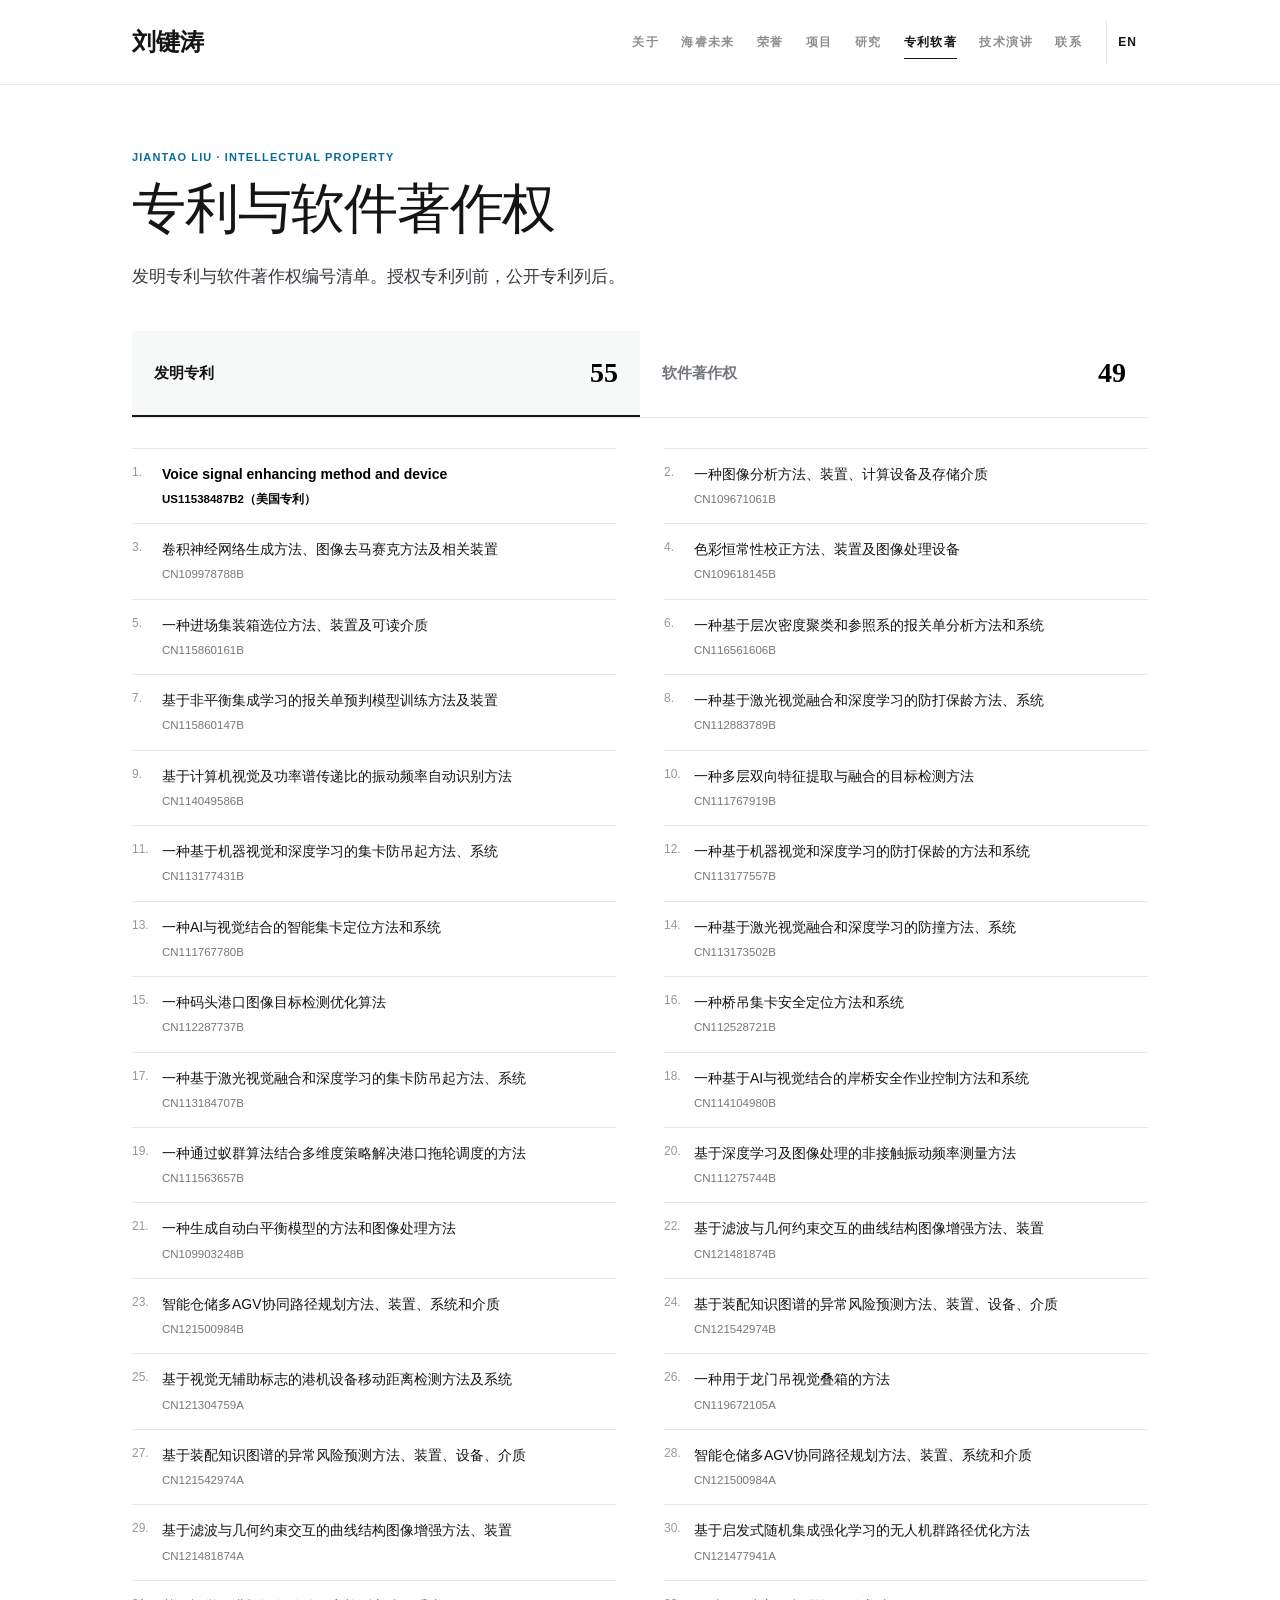
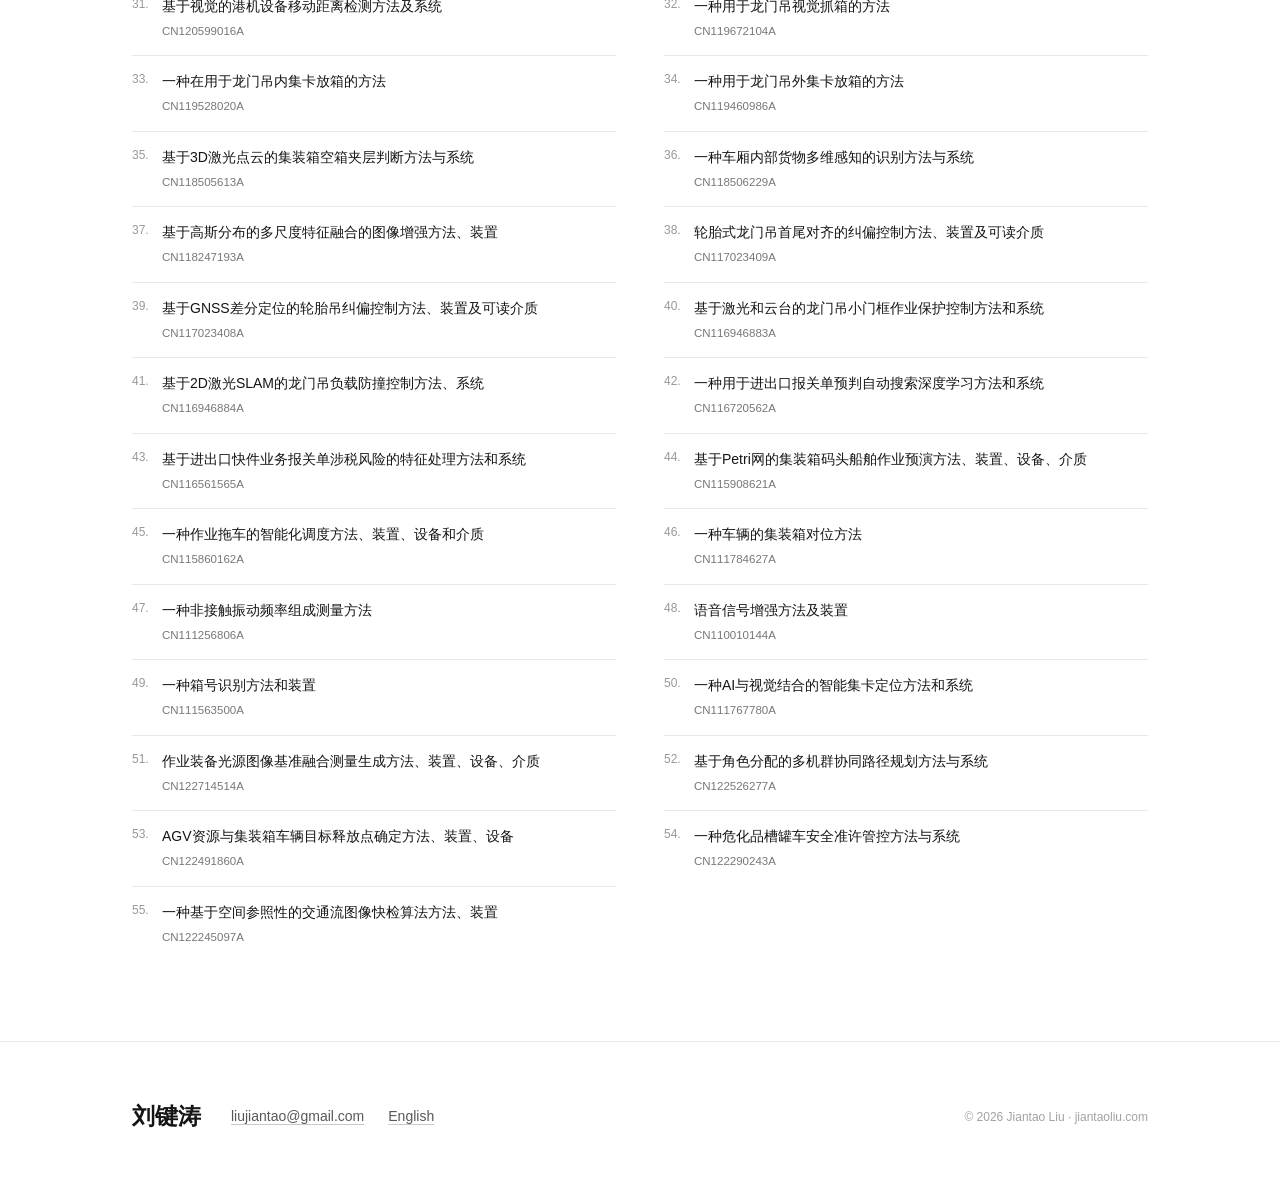
<file: patents.html>
<!DOCTYPE html>
<html lang="zh-CN">
<head>
<meta charset="UTF-8">
<meta name="viewport" content="width=device-width, initial-scale=1.0, viewport-fit=cover">
<meta name="format-detection" content="telephone=no">
<title>刘键涛 — 专利与软件著作权</title>
<meta name="description" content="刘键涛的发明专利与软件著作权编号清单。">
<meta property="og:type" content="profile">
<meta property="og:title" content="刘键涛 — 专利与软件著作权">
<meta property="og:description" content="刘键涛的发明专利与软件著作权编号清单。">
<meta property="og:image" content="https://jiantaoliu.com/assets/photo.jpg">
<link rel="canonical" href="https://jiantaoliu.com/wndn/patents.html">
<link rel="icon" type="image/svg+xml" href="../assets/favicon.svg">
<link rel="stylesheet" href="../assets/style.css">
</head>
<body>
<header class="site-header">
  <div class="header-inner">
    <a class="wordmark" href="index.html#about" aria-label="刘键涛首页">刘键涛</a>
    <button class="nav-toggle" type="button" aria-expanded="false" aria-controls="primary-nav" aria-label="打开导航菜单">
      <span></span><span></span><span></span>
    </button>
    <nav class="primary-nav" id="primary-nav" aria-label="主导航">
      <a href="index.html#about">关于</a>
      <a href="index.html#company">海睿未来</a>
      <a href="index.html#honors">荣誉</a>
      <a href="index.html#projects">项目</a>
      <a href="index.html#research">研究</a>
      <a class="active" href="patents.html#granted">专利软著</a>
      <a href="index.html#talks">技术演讲</a>
      <a href="#contact">联系</a>
      <a class="nav-language" href="en-patents.html" lang="en">English</a>
    </nav>
    <a class="language" href="en-patents.html" lang="en" aria-label="English version">EN</a>
  </div>
</header>
<main class="ip-main">
  <div class="subpage-hero container">
    <div class="eyebrow">JIANTAO LIU · INTELLECTUAL PROPERTY</div>
    <h1>专利与软件著作权</h1>
    <p>发明专利与软件著作权编号清单。授权专利列前，公开专利列后。</p>
    <div class="ip-tabs" role="tablist" aria-label="知识产权分类">
      <button class="ip-tab active" id="tab-patents" type="button" role="tab" aria-selected="true" aria-controls="patents-panel" data-target="patents-panel"><span>发明专利</span><strong>55</strong></button>
      <button class="ip-tab" id="tab-software" type="button" role="tab" aria-selected="false" aria-controls="software-panel" data-target="software-panel"><span>软件著作权</span><strong>49</strong></button>
    </div>
    <div class="ip-panel" id="patents-panel" role="tabpanel" aria-labelledby="tab-patents">
      <ol class="patent-list">
        <li id="granted" class="us-patent"><div class="record-title">Voice signal enhancing method and device</div><div class="record-meta">US11538487B2（美国专利）</div></li>
        <li><div class="record-title">一种图像分析方法、装置、计算设备及存储介质</div><div class="record-meta">CN109671061B</div></li>
        <li><div class="record-title">卷积神经网络生成方法、图像去马赛克方法及相关装置</div><div class="record-meta">CN109978788B</div></li>
        <li><div class="record-title">色彩恒常性校正方法、装置及图像处理设备</div><div class="record-meta">CN109618145B</div></li>
        <li><div class="record-title">一种进场集装箱选位方法、装置及可读介质</div><div class="record-meta">CN115860161B</div></li>
        <li><div class="record-title">一种基于层次密度聚类和参照系的报关单分析方法和系统</div><div class="record-meta">CN116561606B</div></li>
        <li><div class="record-title">基于非平衡集成学习的报关单预判模型训练方法及装置</div><div class="record-meta">CN115860147B</div></li>
        <li><div class="record-title">一种基于激光视觉融合和深度学习的防打保龄方法、系统</div><div class="record-meta">CN112883789B</div></li>
        <li><div class="record-title">基于计算机视觉及功率谱传递比的振动频率自动识别方法</div><div class="record-meta">CN114049586B</div></li>
        <li><div class="record-title">一种多层双向特征提取与融合的目标检测方法</div><div class="record-meta">CN111767919B</div></li>
        <li><div class="record-title">一种基于机器视觉和深度学习的集卡防吊起方法、系统</div><div class="record-meta">CN113177431B</div></li>
        <li><div class="record-title">一种基于机器视觉和深度学习的防打保龄的方法和系统</div><div class="record-meta">CN113177557B</div></li>
        <li><div class="record-title">一种AI与视觉结合的智能集卡定位方法和系统</div><div class="record-meta">CN111767780B</div></li>
        <li><div class="record-title">一种基于激光视觉融合和深度学习的防撞方法、系统</div><div class="record-meta">CN113173502B</div></li>
        <li><div class="record-title">一种码头港口图像目标检测优化算法</div><div class="record-meta">CN112287737B</div></li>
        <li><div class="record-title">一种桥吊集卡安全定位方法和系统</div><div class="record-meta">CN112528721B</div></li>
        <li><div class="record-title">一种基于激光视觉融合和深度学习的集卡防吊起方法、系统</div><div class="record-meta">CN113184707B</div></li>
        <li><div class="record-title">一种基于AI与视觉结合的岸桥安全作业控制方法和系统</div><div class="record-meta">CN114104980B</div></li>
        <li><div class="record-title">一种通过蚁群算法结合多维度策略解决港口拖轮调度的方法</div><div class="record-meta">CN111563657B</div></li>
        <li><div class="record-title">基于深度学习及图像处理的非接触振动频率测量方法</div><div class="record-meta">CN111275744B</div></li>
        <li><div class="record-title">一种生成自动白平衡模型的方法和图像处理方法</div><div class="record-meta">CN109903248B</div></li>
        <li><div class="record-title">基于滤波与几何约束交互的曲线结构图像增强方法、装置</div><div class="record-meta">CN121481874B</div></li>
        <li><div class="record-title">智能仓储多AGV协同路径规划方法、装置、系统和介质</div><div class="record-meta">CN121500984B</div></li>
        <li><div class="record-title">基于装配知识图谱的异常风险预测方法、装置、设备、介质</div><div class="record-meta">CN121542974B</div></li>
        <li id="published"><div class="record-title">基于视觉无辅助标志的港机设备移动距离检测方法及系统</div><div class="record-meta">CN121304759A</div></li>
        <li><div class="record-title">一种用于龙门吊视觉叠箱的方法</div><div class="record-meta">CN119672105A</div></li>
        <li><div class="record-title">基于装配知识图谱的异常风险预测方法、装置、设备、介质</div><div class="record-meta">CN121542974A</div></li>
        <li><div class="record-title">智能仓储多AGV协同路径规划方法、装置、系统和介质</div><div class="record-meta">CN121500984A</div></li>
        <li><div class="record-title">基于滤波与几何约束交互的曲线结构图像增强方法、装置</div><div class="record-meta">CN121481874A</div></li>
        <li><div class="record-title">基于启发式随机集成强化学习的无人机群路径优化方法</div><div class="record-meta">CN121477941A</div></li>
        <li><div class="record-title">基于视觉的港机设备移动距离检测方法及系统</div><div class="record-meta">CN120599016A</div></li>
        <li><div class="record-title">一种用于龙门吊视觉抓箱的方法</div><div class="record-meta">CN119672104A</div></li>
        <li><div class="record-title">一种在用于龙门吊内集卡放箱的方法</div><div class="record-meta">CN119528020A</div></li>
        <li><div class="record-title">一种用于龙门吊外集卡放箱的方法</div><div class="record-meta">CN119460986A</div></li>
        <li><div class="record-title">基于3D激光点云的集装箱空箱夹层判断方法与系统</div><div class="record-meta">CN118505613A</div></li>
        <li><div class="record-title">一种车厢内部货物多维感知的识别方法与系统</div><div class="record-meta">CN118506229A</div></li>
        <li><div class="record-title">基于高斯分布的多尺度特征融合的图像增强方法、装置</div><div class="record-meta">CN118247193A</div></li>
        <li><div class="record-title">轮胎式龙门吊首尾对齐的纠偏控制方法、装置及可读介质</div><div class="record-meta">CN117023409A</div></li>
        <li><div class="record-title">基于GNSS差分定位的轮胎吊纠偏控制方法、装置及可读介质</div><div class="record-meta">CN117023408A</div></li>
        <li><div class="record-title">基于激光和云台的龙门吊小门框作业保护控制方法和系统</div><div class="record-meta">CN116946883A</div></li>
        <li><div class="record-title">基于2D激光SLAM的龙门吊负载防撞控制方法、系统</div><div class="record-meta">CN116946884A</div></li>
        <li><div class="record-title">一种用于进出口报关单预判自动搜索深度学习方法和系统</div><div class="record-meta">CN116720562A</div></li>
        <li><div class="record-title">基于进出口快件业务报关单涉税风险的特征处理方法和系统</div><div class="record-meta">CN116561565A</div></li>
        <li><div class="record-title">基于Petri网的集装箱码头船舶作业预演方法、装置、设备、介质</div><div class="record-meta">CN115908621A</div></li>
        <li><div class="record-title">一种作业拖车的智能化调度方法、装置、设备和介质</div><div class="record-meta">CN115860162A</div></li>
        <li><div class="record-title">一种车辆的集装箱对位方法</div><div class="record-meta">CN111784627A</div></li>
        <li><div class="record-title">一种非接触振动频率组成测量方法</div><div class="record-meta">CN111256806A</div></li>
        <li><div class="record-title">语音信号增强方法及装置</div><div class="record-meta">CN110010144A</div></li>
        <li><div class="record-title">一种箱号识别方法和装置</div><div class="record-meta">CN111563500A</div></li>
        <li><div class="record-title">一种AI与视觉结合的智能集卡定位方法和系统</div><div class="record-meta">CN111767780A</div></li>
        <li><div class="record-title">作业装备光源图像基准融合测量生成方法、装置、设备、介质</div><div class="record-meta">CN122714514A</div></li>
        <li><div class="record-title">基于角色分配的多机群协同路径规划方法与系统</div><div class="record-meta">CN122526277A</div></li>
        <li><div class="record-title">AGV资源与集装箱车辆目标释放点确定方法、装置、设备</div><div class="record-meta">CN122491860A</div></li>
        <li><div class="record-title">一种危化品槽罐车安全准许管控方法与系统</div><div class="record-meta">CN122290243A</div></li>
        <li><div class="record-title">一种基于空间参照性的交通流图像快检算法方法、装置</div><div class="record-meta">CN122245097A</div></li>
      </ol>
    </div>
    <div class="ip-panel" id="software-panel" role="tabpanel" aria-labelledby="tab-software">
      <span id="software" class="anchor-target" aria-hidden="true"></span>
      <ol class="patent-list software-register-list">
        <li><div class="record-title">目标检测系统 V1.0</div><div class="record-meta">2026SR0017475</div></li>
        <li><div class="record-title">岸桥集卡引导与车头防砸系统 V1.0</div><div class="record-meta">2025SR0299221</div></li>
        <li><div class="record-title">高低箱检测系统 V1.0</div><div class="record-meta">2025SR0299658</div></li>
        <li><div class="record-title">集装箱定位视觉系统 V0.1.0</div><div class="record-meta">2025SR2448912</div></li>
        <li><div class="record-title">智能巡检机器人系统 V1.0</div><div class="record-meta">2024SR0180818</div></li>
        <li><div class="record-title">轨道吊智能远控系统</div><div class="record-meta">2024SR0277211</div></li>
        <li><div class="record-title">智慧化车辆混行任务调度及引导平台 V1.0</div><div class="record-meta">2024SR0468422</div></li>
        <li><div class="record-title">智慧化设备远程控制与调度平台 V1.0</div><div class="record-meta">2024SR0470207</div></li>
        <li><div class="record-title">集装箱空箱检测系统 V1.0</div><div class="record-meta">2024SR0472974</div></li>
        <li><div class="record-title">码头在场集装箱与船上舱位智能匹配系统 V1.0</div><div class="record-meta">2024SR0472751</div></li>
        <li><div class="record-title">龙门吊智能辅助驾驶及安全防护系统 V1.0</div><div class="record-meta">2024SR0568250</div></li>
        <li><div class="record-title">岸桥智能辅助驾驶及安全防护系统 V1.0</div><div class="record-meta">2024SR0568256</div></li>
        <li><div class="record-title">生产业务一体化平台系统 V1.0</div><div class="record-meta">2024SR0568232</div></li>
        <li><div class="record-title">流动机械智能防撞系统（流机防撞）V1.0</div><div class="record-meta">2024SR0568259</div></li>
        <li><div class="record-title">车箱号识别系统</div><div class="record-meta">2024SR0855055</div></li>
        <li><div class="record-title">龙门吊智能信息识别系统 V1.0</div><div class="record-meta">2024SR1041166</div></li>
        <li><div class="record-title">智能远控系统 V1.0</div><div class="record-meta">2024SR1136270</div></li>
        <li><div class="record-title">智能远程视觉控制与传输平台（CCTV）V0.3.0</div><div class="record-meta">2024SR1644155</div></li>
        <li><div class="record-title">视觉自动叠箱系统（VFLS）V1.0</div><div class="record-meta">2024SR1767818</div></li>
        <li><div class="record-title">码头生产管理平台 V1.0</div><div class="record-meta">2024SR2150398</div></li>
        <li><div class="record-title">龙门吊拖车二次引导识别系统 V1.0</div><div class="record-meta">2023SR0020779</div></li>
        <li><div class="record-title">龙门吊智能信息识别系统 V1.0</div><div class="record-meta">2023SR0020778</div></li>
        <li><div class="record-title">皮带散杂货智能识别系统 V1.0</div><div class="record-meta">2023SR0032637</div></li>
        <li><div class="record-title">远控改造智能视频识别系统 V1.0.0</div><div class="record-meta">2023SR0282603</div></li>
        <li><div class="record-title">RTG智能远控系统</div><div class="record-meta">2023SR0313865</div></li>
        <li><div class="record-title">大车防撞系统 V2.0.0</div><div class="record-meta">2023SR0374411</div></li>
        <li><div class="record-title">智能安防系统 V1.0</div><div class="record-meta">2023SR0374415</div></li>
        <li><div class="record-title">智能理货系统 V1.0</div><div class="record-meta">2023SR0374413</div></li>
        <li><div class="record-title">防吊起系统 V1.0</div><div class="record-meta">2023SR0374409</div></li>
        <li><div class="record-title">集卡定位系统（ICPS）V4.12</div><div class="record-meta">2023SR0374412</div></li>
        <li><div class="record-title">纠偏系统 V1.2.7</div><div class="record-meta">2023SR0374414</div></li>
        <li><div class="record-title">钮锁检测系统 V1.0</div><div class="record-meta">2023SR0374410</div></li>
        <li><div class="record-title">智能闸口系统 V0.3.0</div><div class="record-meta">2023SR0468459</div></li>
        <li><div class="record-title">岸桥防砸车头识别系统 V1.0</div><div class="record-meta">2021SR2079708</div></li>
        <li><div class="record-title">岸桥高压缆槽异物识别系统 V1.0</div><div class="record-meta">2021SR2079707</div></li>
        <li><div class="record-title">轮胎式龙门吊视觉纠偏系统 V1.0</div><div class="record-meta">2021SR2079706</div></li>
        <li><div class="record-title">大数据分析云网融合管理平台 V1.0</div><div class="record-meta">2021SR0994202</div></li>
        <li><div class="record-title">机房设备综合运维管理系统 V1.0</div><div class="record-meta">2021SR0882177</div></li>
        <li><div class="record-title">智慧物流仓储管理软件 V1.0</div><div class="record-meta">2021SR0884194</div></li>
        <li><div class="record-title">企业协同办公管理系统 V1.0</div><div class="record-meta">2021SR0884301</div></li>
        <li><div class="record-title">箱面拼接 V1.0</div><div class="record-meta">2020SR1744644</div></li>
        <li><div class="record-title">RTG防吊起 V1.0</div><div class="record-meta">2020SR1744643</div></li>
        <li><div class="record-title">口罩检测 V1.0</div><div class="record-meta">2020SR1744831</div></li>
        <li><div class="record-title">视觉测速系统 V1.0</div><div class="record-meta">2020SR1744835</div></li>
        <li><div class="record-title">碳刷异常检测 V1.0</div><div class="record-meta">2020SR1744832</div></li>
        <li><div class="record-title">拖车视觉引导系统 V1.0</div><div class="record-meta">2020SR1744833</div></li>
        <li><div class="record-title">岸桥智能理货 V1.0</div><div class="record-meta">2020SR1769466</div></li>
        <li><div class="record-title">FjLabel标注工具 V1.0</div><div class="record-meta">2020SR1769432</div></li>
        <li><div class="record-title">龙门吊防打保龄控制系统 V1.0</div><div class="record-meta">2020SR1798000</div></li>
      </ol>
    </div>
  </div>
</main>
<footer class="site-footer" id="contact">
  <div class="footer-inner container">
    <div class="footer-name">刘键涛</div>
    <div class="footer-links">
      <a href="mailto:liujiantao@gmail.com">liujiantao@gmail.com</a>
      <a href="en-patents.html" lang="en">English</a>
    </div>
    <div class="copyright">© 2026 Jiantao Liu · jiantaoliu.com</div>
  </div>
</footer>
<script src="../assets/script.js"></script>
<script src="../assets/ip.js"></script>
</body>
</html>
</file>
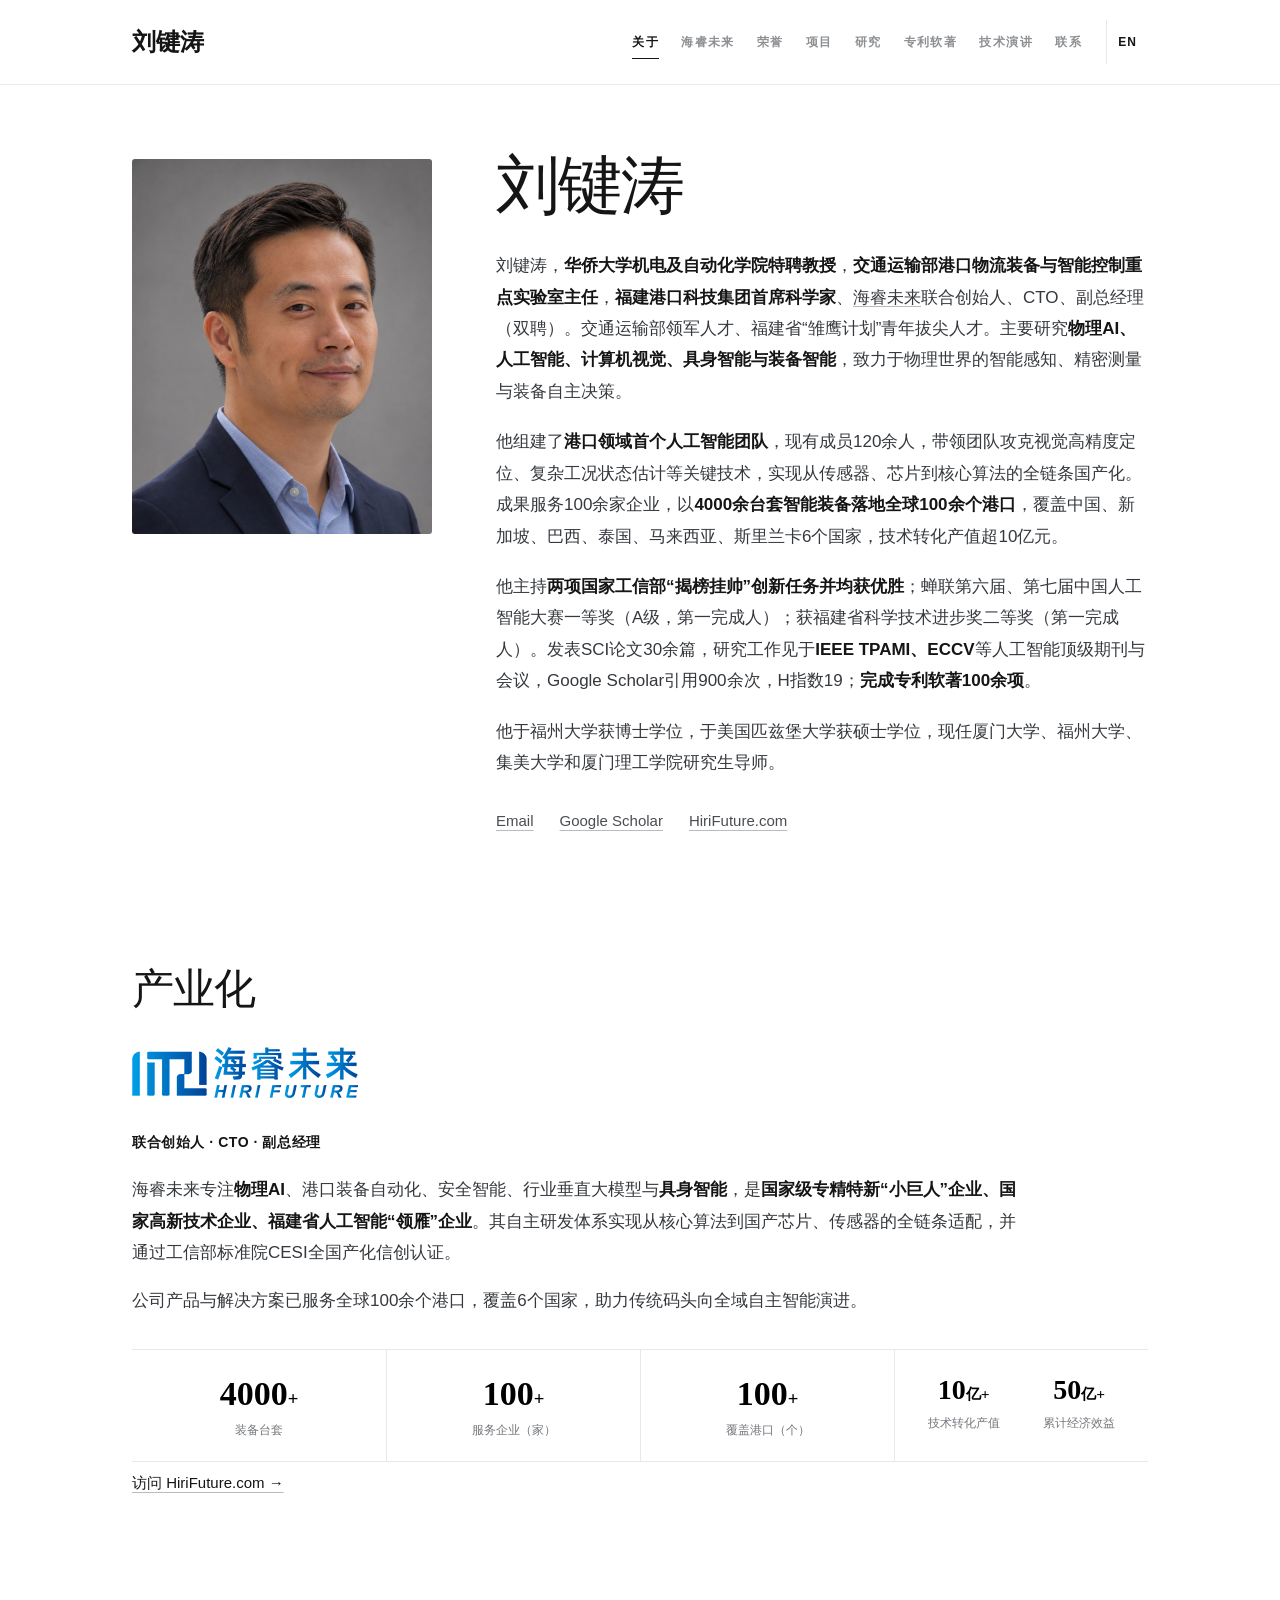
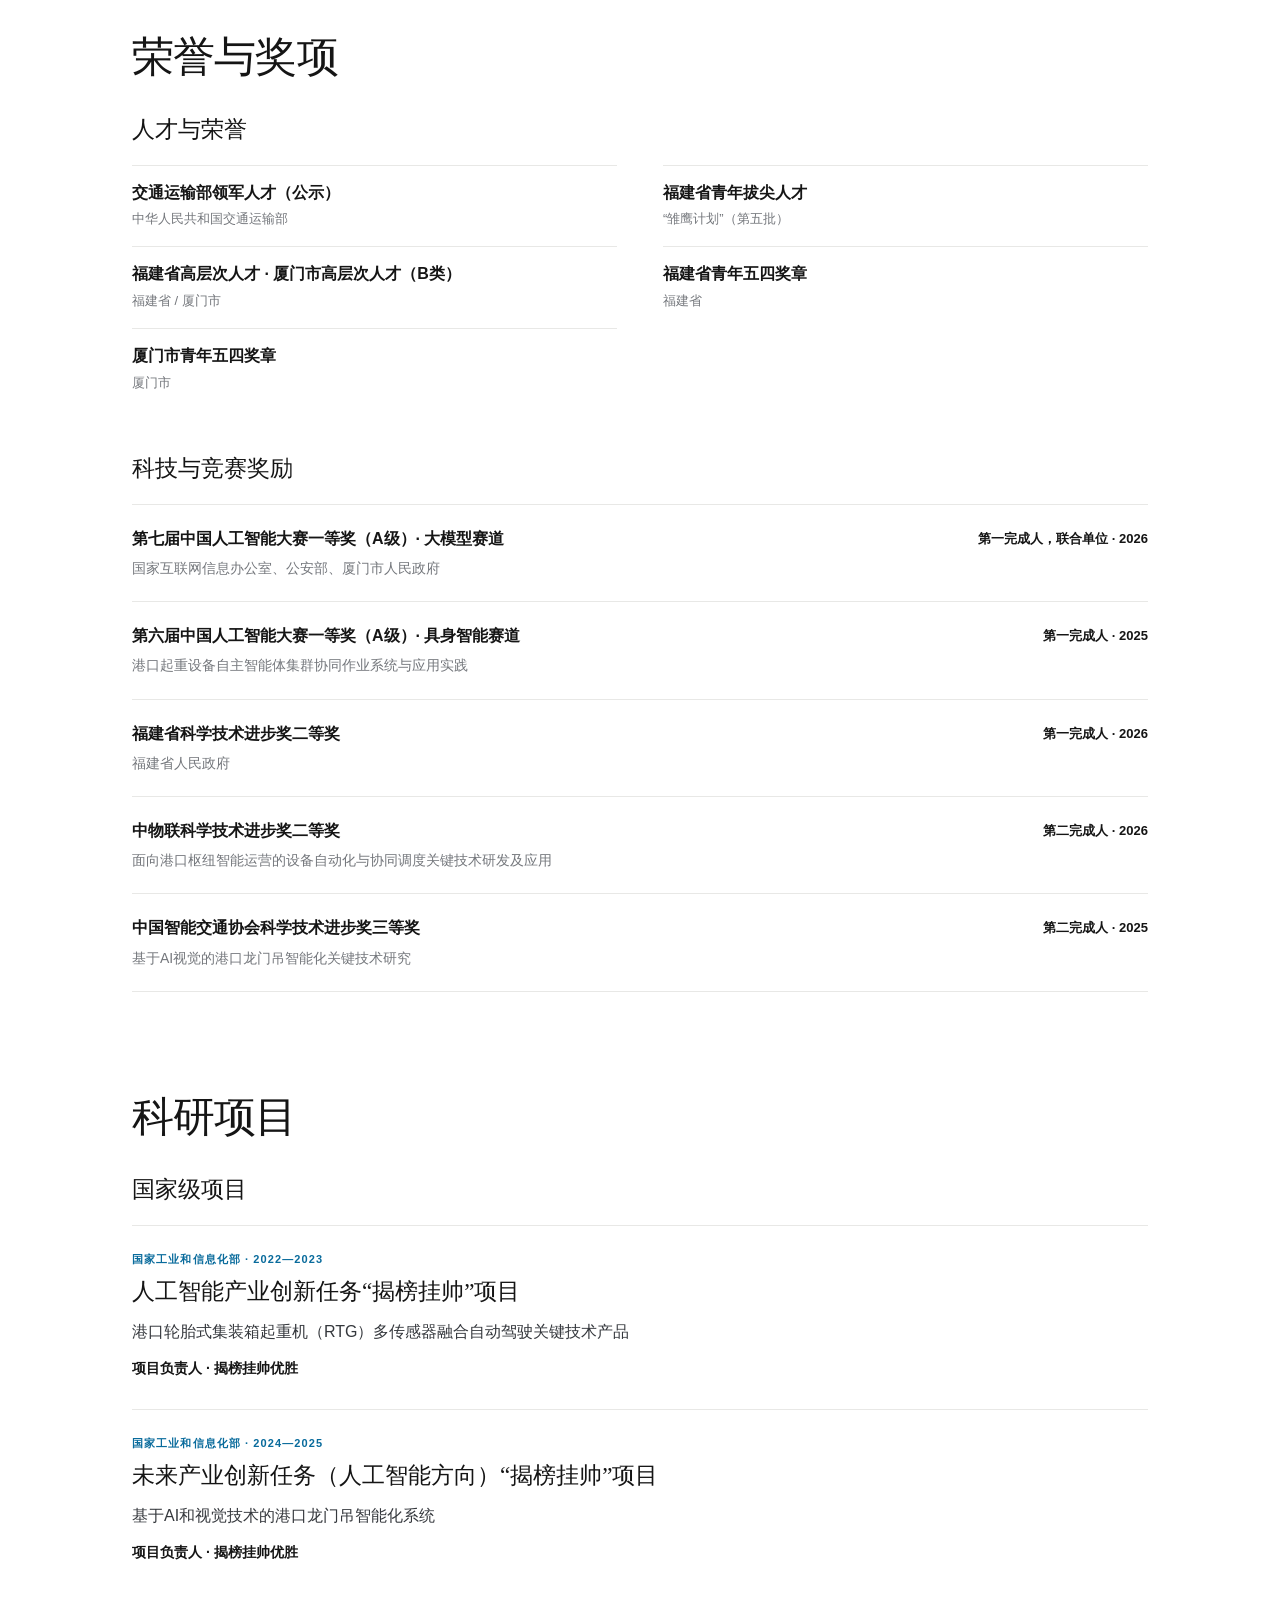
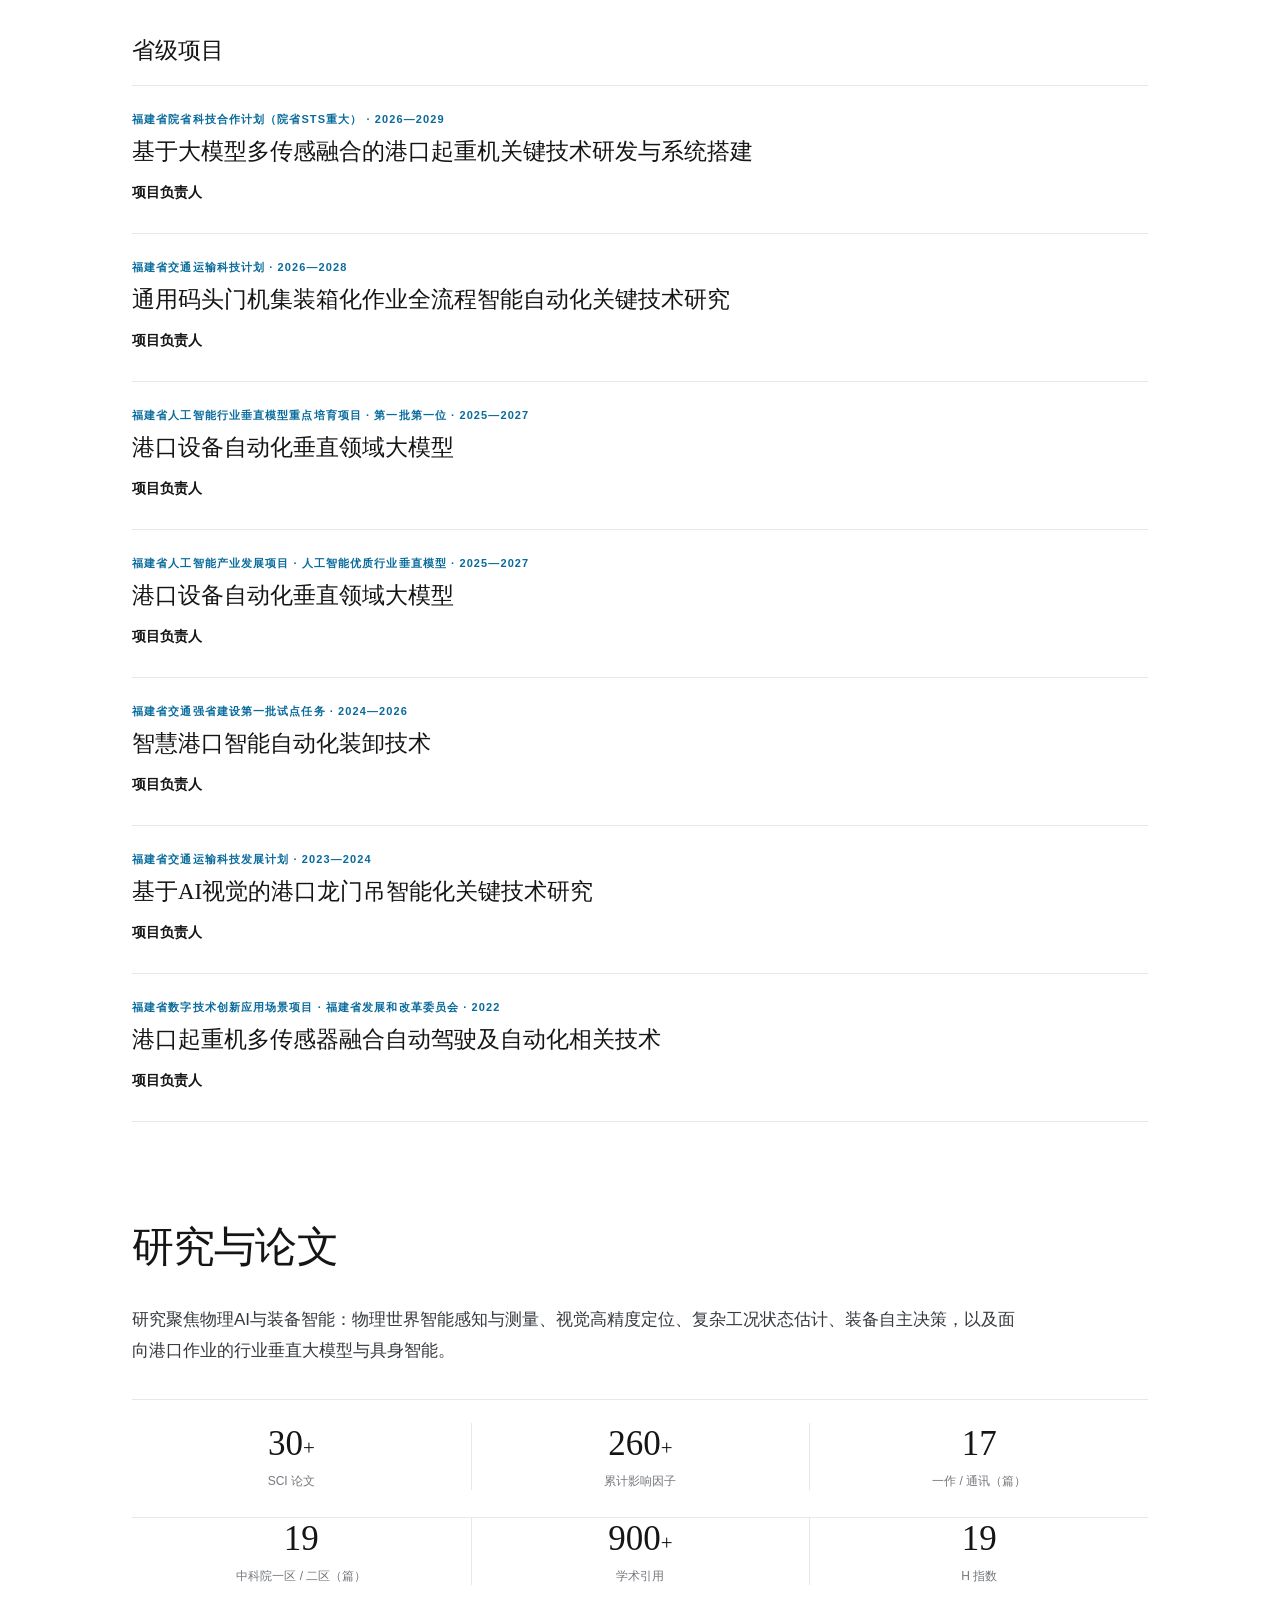
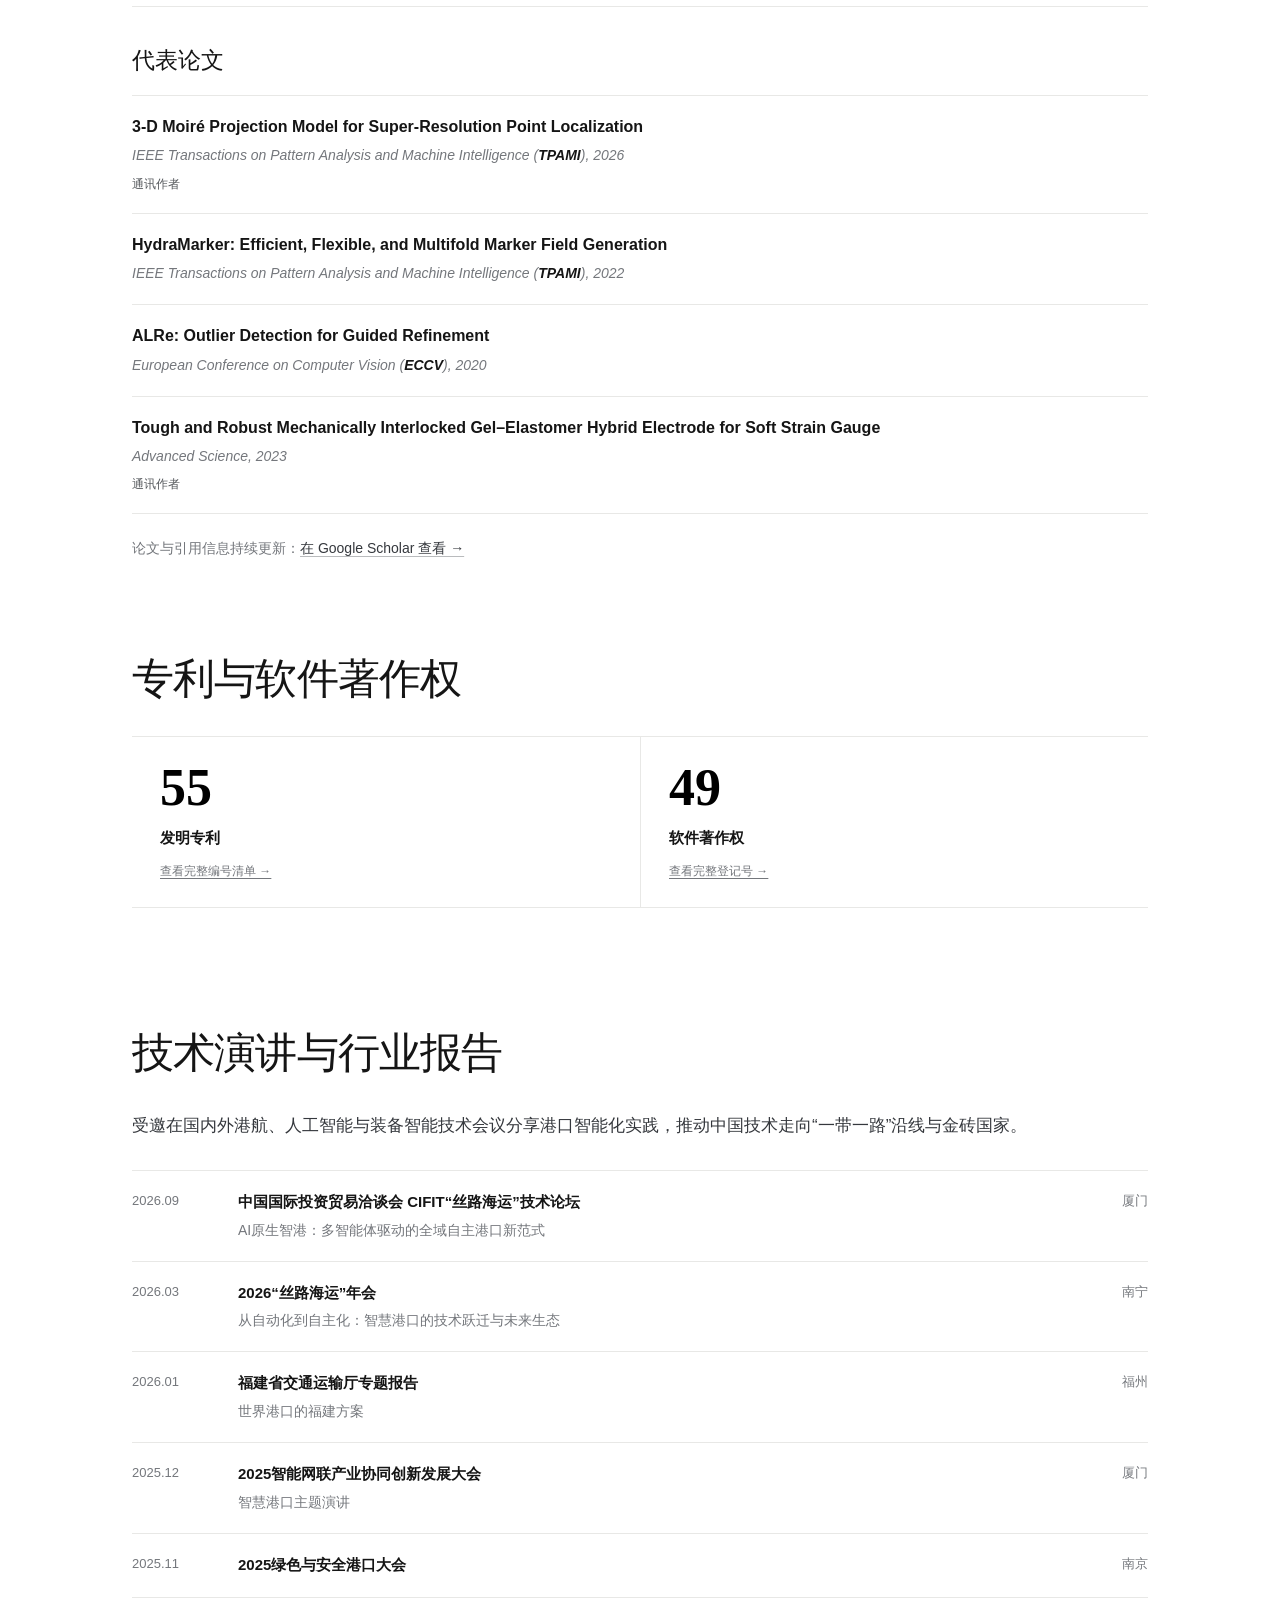
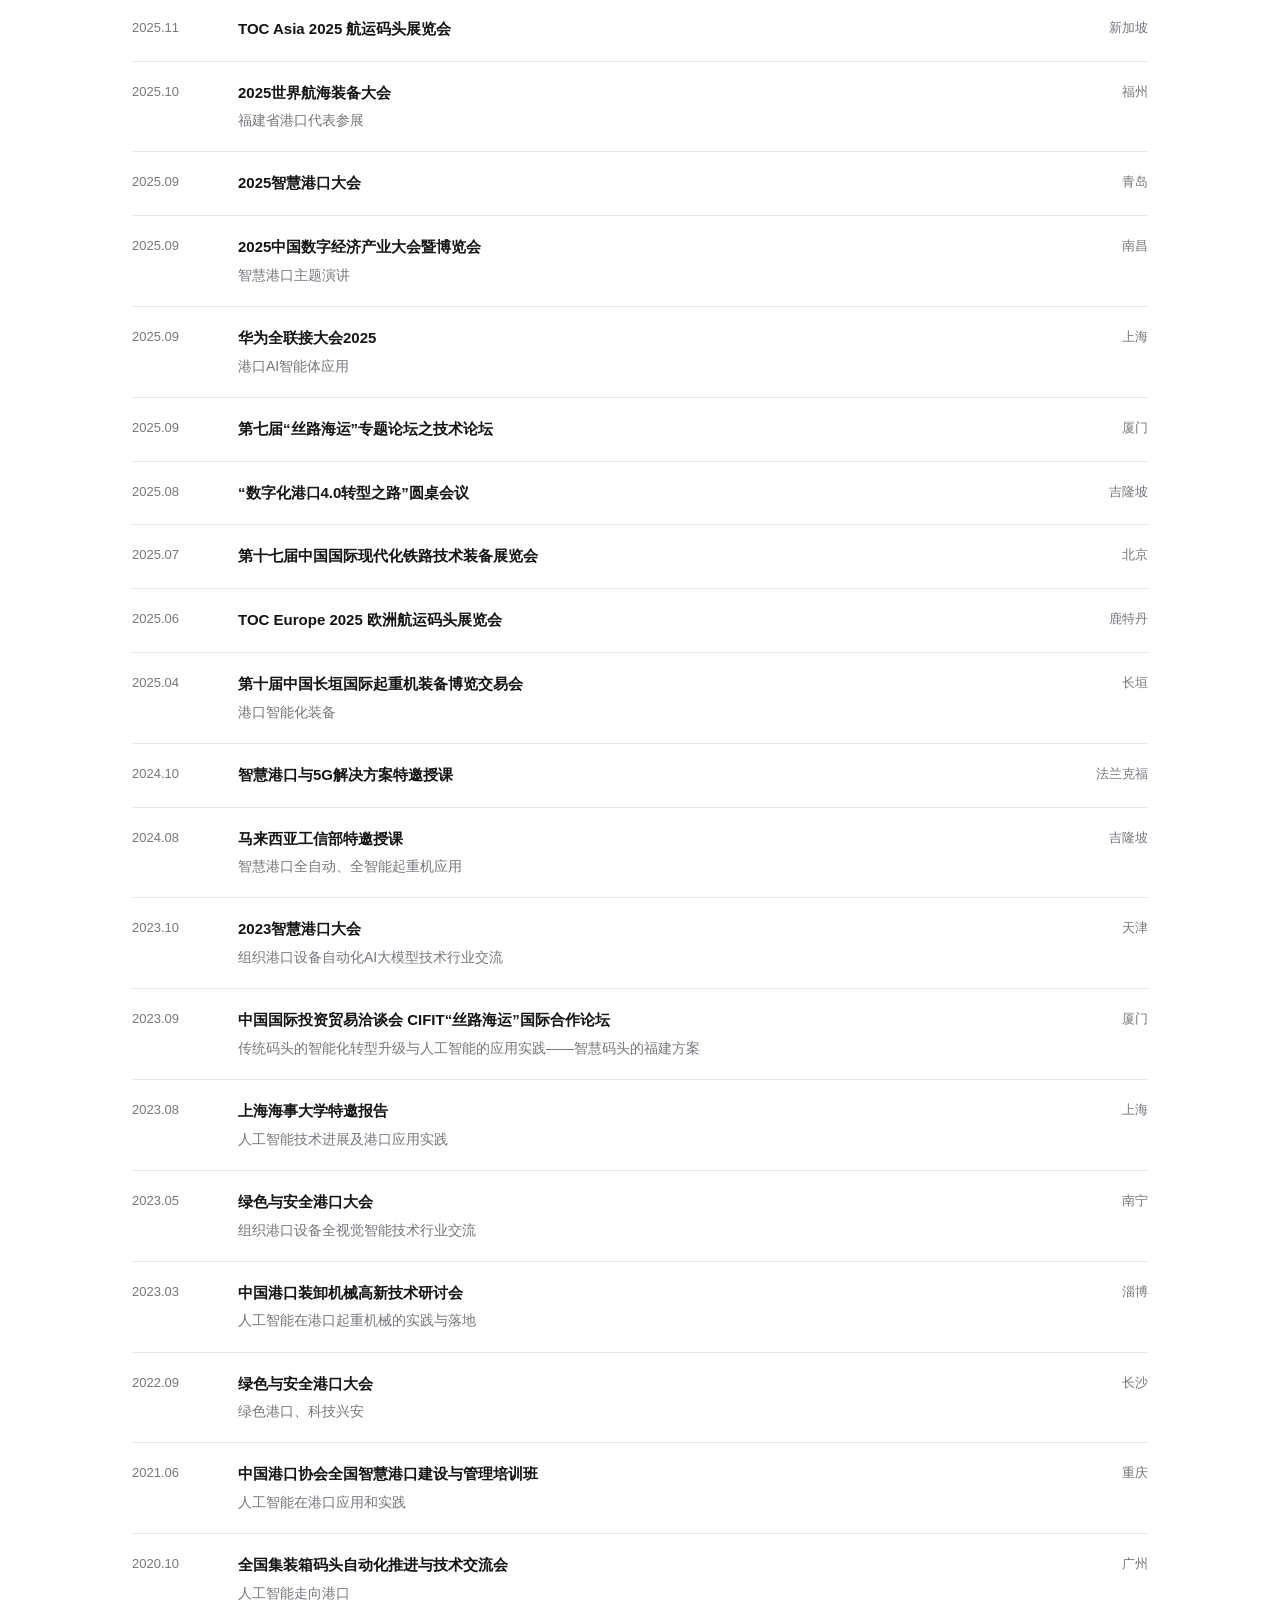
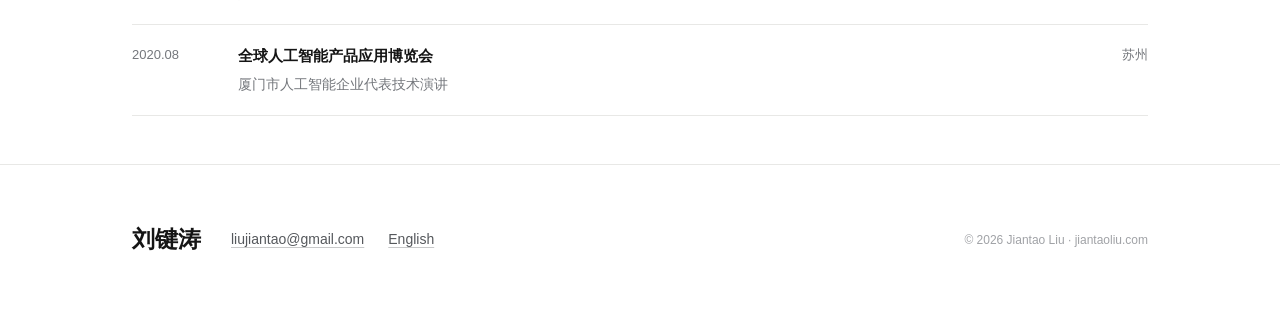
<file: test.html>
<!DOCTYPE html>
<html lang="zh-CN">
<head>
<meta charset="UTF-8">
<meta name="viewport" content="width=device-width, initial-scale=1.0, viewport-fit=cover">
<meta name="format-detection" content="telephone=no">
<title>刘键涛 Jiantao Liu — 华侨大学特聘教授 · 海睿未来联合创始人</title>
<meta name="description" content="刘键涛，华侨大学特聘教授、交通运输部港口物流装备与智能控制重点实验室主任、海睿未来联合创始人。专注物理AI、人工智能、计算机视觉、具身智能与装备智能，成果落地全球100余个港口。">
<meta property="og:type" content="profile">
<meta property="og:locale" content="zh_CN">
<meta property="og:title" content="刘键涛 Jiantao Liu — 华侨大学特聘教授 · 海睿未来联合创始人">
<meta property="og:description" content="物理AI、人工智能、计算机视觉、具身智能与装备智能。两项国家工信部创新任务负责人，两届中国人工智能大赛一等奖（A级）第一完成人，成果服务全球100余个港口。">
<meta property="og:image" content="https://jiantaoliu.com/assets/photo.jpg">
<link rel="canonical" href="https://jiantaoliu.com/wndn/">
<link rel="icon" type="image/svg+xml" href="../assets/favicon.svg">
<link rel="stylesheet" href="../assets/style.css">
</head>
<body>

<header class="site-header">
  <div class="header-inner">
    <a class="wordmark" href="#about" aria-label="刘键涛首页">刘键涛</a>
    <button class="nav-toggle" type="button" aria-expanded="false" aria-controls="primary-nav" aria-label="打开导航菜单">
      <span></span><span></span><span></span>
    </button>
    <nav class="primary-nav" id="primary-nav" aria-label="主导航">
      <a class="active" href="#about">关于</a>
      <a href="#company">海睿未来</a>
      <a href="#honors">荣誉</a>
      <a href="#projects">项目</a>
      <a href="#research">研究</a>
      <a href="patents.html#granted">专利软著</a>
      <a href="#talks">技术演讲</a>
      <a href="#contact">联系</a>
      <a class="nav-language" href="en.html" lang="en">English</a>
    </nav>
    <a class="language" href="en.html" lang="en" aria-label="English version">EN</a>
  </div>
</header>

<main>
  <section class="hero container" id="about" aria-labelledby="profile-name">
    <img class="portrait" src="../assets/photo.jpg" width="900" height="1125" alt="刘键涛教授">
    <div class="hero-copy">
      <h1 id="profile-name">刘键涛</h1>
      <div class="intro">
        <p>刘键涛，<strong>华侨大学机电及自动化学院特聘教授</strong>，<strong>交通运输部港口物流装备与智能控制重点实验室主任</strong>，<strong>福建港口科技集团首席科学家</strong>、<a href="https://www.hirifuture.com" target="_blank" rel="noopener">海睿未来</a>联合创始人、CTO、副总经理（双聘）。交通运输部领军人才、福建省“雏鹰计划”青年拔尖人才。主要研究<strong>物理AI、人工智能、计算机视觉、具身智能与装备智能</strong>，致力于物理世界的智能感知、精密测量与装备自主决策。</p>
        <p>他组建了<strong>港口领域首个人工智能团队</strong>，现有成员120余人，带领团队攻克视觉高精度定位、复杂工况状态估计等关键技术，实现从传感器、芯片到核心算法的全链条国产化。成果服务100余家企业，以<strong>4000余台套智能装备落地全球100余个港口</strong>，覆盖中国、新加坡、巴西、泰国、马来西亚、斯里兰卡6个国家，技术转化产值超10亿元。</p>
        <p>他主持<strong>两项国家工信部“揭榜挂帅”创新任务并均获优胜</strong>；蝉联第六届、第七届中国人工智能大赛一等奖（A级，第一完成人）；获福建省科学技术进步奖二等奖（第一完成人）。发表SCI论文30余篇，研究工作见于<strong>IEEE TPAMI、ECCV</strong>等人工智能顶级期刊与会议，Google Scholar引用900余次，H指数19；<strong>完成专利软著100余项</strong>。</p>
        <p>他于福州大学获博士学位，于美国匹兹堡大学获硕士学位，现任厦门大学、福州大学、集美大学和厦门理工学院研究生导师。</p>
      </div>
      <div class="contact-line" aria-label="个人链接">
        <a href="mailto:liujiantao@gmail.com">Email</a>
        <a href="https://scholar.google.com/citations?user=T9nc5lMAAAAJ&amp;hl=zh-CN" target="_blank" rel="noopener">Google Scholar</a>
        <a href="https://www.hirifuture.com" target="_blank" rel="noopener">HiriFuture.com</a>
      </div>
    </div>
  </section>

  <section class="section company-section container" id="company" aria-labelledby="company-title">
    <h2 id="company-title">产业化</h2>
    <a class="company-logo" href="https://www.hirifuture.com" target="_blank" rel="noopener" aria-label="访问海睿未来官网">
      <img src="../assets/hirifuture-logo.png" width="226" height="51" alt="海睿未来 HIRI FUTURE">
    </a>
    <div class="company-role">联合创始人 · CTO · 副总经理</div>
    <p>海睿未来专注<strong>物理AI</strong>、港口装备自动化、安全智能、行业垂直大模型与<strong>具身智能</strong>，是<strong>国家级专精特新“小巨人”企业、国家高新技术企业、福建省人工智能“领雁”企业</strong>。其自主研发体系实现从核心算法到国产芯片、传感器的全链条适配，并通过工信部标准院CESI全国产化信创认证。</p>
    <p>公司产品与解决方案已服务全球100余个港口，覆盖6个国家，助力传统码头向全域自主智能演进。</p>
    <div class="impact-metrics" aria-label="产业化数据概览">
      <div class="impact-metric"><strong class="impact-number">4000<span>+</span></strong><span class="impact-label">装备台套</span></div>
      <div class="impact-metric"><strong class="impact-number">100<span>+</span></strong><span class="impact-label">服务企业（家）</span></div>
      <div class="impact-metric"><strong class="impact-number">100<span>+</span></strong><span class="impact-label">覆盖港口（个）</span></div>
      <div class="impact-metric impact-output">
        <div><strong class="impact-number">10<span>亿+</span></strong><span class="impact-label">技术转化产值</span></div>
        <div><strong class="impact-number">50<span>亿+</span></strong><span class="impact-label">累计经济效益</span></div>
      </div>
    </div>
    <a class="text-link" href="https://www.hirifuture.com" target="_blank" rel="noopener">访问 HiriFuture.com →</a>
  </section>

  <section class="section container" id="honors" aria-labelledby="honors-title">
    <h2 id="honors-title">荣誉与奖项</h2>

    <h3 class="subhead">人才与荣誉</h3>
    <div class="honor-grid">
      <div class="honor-item">
        <div class="item-title">交通运输部领军人才（公示）</div>
        <div class="item-meta">中华人民共和国交通运输部</div>
      </div>
      <div class="honor-item">
        <div class="item-title">福建省青年拔尖人才</div>
        <div class="item-meta">“雏鹰计划”（第五批）</div>
      </div>
      <div class="honor-item">
        <div class="item-title">福建省高层次人才 · 厦门市高层次人才（B类）</div>
        <div class="item-meta">福建省 / 厦门市</div>
      </div>
      <div class="honor-item">
        <div class="item-title">福建省青年五四奖章</div>
        <div class="item-meta">福建省</div>
      </div>
      <div class="honor-item">
        <div class="item-title">厦门市青年五四奖章</div>
        <div class="item-meta">厦门市</div>
      </div>
    </div>

    <h3 class="subhead awards-subhead">科技与竞赛奖励</h3>
    <div class="award-list">
      <article class="award">
        <div>
          <h4>第七届中国人工智能大赛一等奖（A级）· 大模型赛道</h4>
          <p>国家互联网信息办公室、公安部、厦门市人民政府</p>
        </div>
        <div class="rank">第一完成人，联合单位 · 2026</div>
      </article>
      <article class="award">
        <div>
          <h4>第六届中国人工智能大赛一等奖（A级）· 具身智能赛道</h4>
          <p>港口起重设备自主智能体集群协同作业系统与应用实践</p>
        </div>
        <div class="rank">第一完成人 · 2025</div>
      </article>
      <article class="award">
        <div>
          <h4>福建省科学技术进步奖二等奖</h4>
          <p>福建省人民政府</p>
        </div>
        <div class="rank">第一完成人 · 2026</div>
      </article>
      <article class="award">
        <div>
          <h4>中物联科学技术进步奖二等奖</h4>
          <p>面向港口枢纽智能运营的设备自动化与协同调度关键技术研发及应用</p>
        </div>
        <div class="rank">第二完成人 · 2026</div>
      </article>
      <article class="award">
        <div>
          <h4>中国智能交通协会科学技术进步奖三等奖</h4>
          <p>基于AI视觉的港口龙门吊智能化关键技术研究</p>
        </div>
        <div class="rank">第二完成人 · 2025</div>
      </article>
    </div>
  </section>

  <section class="section container" id="projects" aria-labelledby="projects-title">
    <h2 id="projects-title">科研项目</h2>

    <h3 class="subhead">国家级项目</h3>
    <article class="project">
      <div class="eyebrow">国家工业和信息化部 · 2022—2023</div>
      <h3>人工智能产业创新任务“揭榜挂帅”项目</h3>
      <p>港口轮胎式集装箱起重机（RTG）多传感器融合自动驾驶关键技术产品</p>
      <div class="project-result">项目负责人 · 揭榜挂帅优胜</div>
    </article>
    <article class="project">
      <div class="eyebrow">国家工业和信息化部 · 2024—2025</div>
      <h3>未来产业创新任务（人工智能方向）“揭榜挂帅”项目</h3>
      <p>基于AI和视觉技术的港口龙门吊智能化系统</p>
      <div class="project-result">项目负责人 · 揭榜挂帅优胜</div>
    </article>

    <h3 class="subhead program-subhead">省级项目</h3>
    <article class="project">
      <div class="eyebrow">福建省院省科技合作计划（院省STS重大） · 2026—2029</div>
      <h3>基于大模型多传感融合的港口起重机关键技术研发与系统搭建</h3>
      <div class="project-result">项目负责人</div>
    </article>
    <article class="project">
      <div class="eyebrow">福建省交通运输科技计划 · 2026—2028</div>
      <h3>通用码头门机集装箱化作业全流程智能自动化关键技术研究</h3>
      <div class="project-result">项目负责人</div>
    </article>
    <article class="project">
      <div class="eyebrow">福建省人工智能行业垂直模型重点培育项目 · 第一批第一位 · 2025—2027</div>
      <h3>港口设备自动化垂直领域大模型</h3>
      <div class="project-result">项目负责人</div>
    </article>
    <article class="project">
      <div class="eyebrow">福建省人工智能产业发展项目 · 人工智能优质行业垂直模型 · 2025—2027</div>
      <h3>港口设备自动化垂直领域大模型</h3>
      <div class="project-result">项目负责人</div>
    </article>
    <article class="project">
      <div class="eyebrow">福建省交通强省建设第一批试点任务 · 2024—2026</div>
      <h3>智慧港口智能自动化装卸技术</h3>
      <div class="project-result">项目负责人</div>
    </article>
    <article class="project">
      <div class="eyebrow">福建省交通运输科技发展计划 · 2023—2024</div>
      <h3>基于AI视觉的港口龙门吊智能化关键技术研究</h3>
      <div class="project-result">项目负责人</div>
    </article>
    <article class="project">
      <div class="eyebrow">福建省数字技术创新应用场景项目 · 福建省发展和改革委员会 · 2022</div>
      <h3>港口起重机多传感器融合自动驾驶及自动化相关技术</h3>
      <div class="project-result">项目负责人</div>
    </article>
  </section>

  <section class="section container" id="research" aria-labelledby="research-title">
    <h2 id="research-title">研究与论文</h2>
    <p class="section-intro">研究聚焦物理AI与装备智能：物理世界智能感知与测量、视觉高精度定位、复杂工况状态估计、装备自主决策，以及面向港口作业的行业垂直大模型与具身智能。</p>

    <div class="metrics metrics-three metrics-six" aria-label="学术数据概览">
      <div class="metric"><div class="value">30<span>+</span></div><div class="label">SCI 论文</div></div>
      <div class="metric"><div class="value">260<span>+</span></div><div class="label">累计影响因子</div></div>
      <div class="metric"><div class="value">17</div><div class="label">一作 / 通讯（篇）</div></div>
      <div class="metric"><div class="value">19</div><div class="label">中科院一区 / 二区（篇）</div></div>
      <div class="metric"><div class="value">900<span>+</span></div><div class="label">学术引用</div></div>
      <div class="metric"><div class="value">19</div><div class="label">H 指数</div></div>
    </div>

    <h3 class="subhead">代表论文</h3>
    <div class="publication-list">
      <article class="publication">
        <h4>3-D Moiré Projection Model for Super-Resolution Point Localization</h4>
        <p>IEEE Transactions on Pattern Analysis and Machine Intelligence (<strong>TPAMI</strong>), 2026</p>
        <div class="publication-meta">通讯作者</div>
      </article>
      <article class="publication">
        <h4>HydraMarker: Efficient, Flexible, and Multifold Marker Field Generation</h4>
        <p>IEEE Transactions on Pattern Analysis and Machine Intelligence (<strong>TPAMI</strong>), 2022</p>
      </article>
      <article class="publication">
        <h4>ALRe: Outlier Detection for Guided Refinement</h4>
        <p>European Conference on Computer Vision (<strong>ECCV</strong>), 2020</p>
      </article>
      <article class="publication">
        <h4>Tough and Robust Mechanically Interlocked Gel–Elastomer Hybrid Electrode for Soft Strain Gauge</h4>
        <p>Advanced Science, 2023</p>
        <div class="publication-meta">通讯作者</div>
      </article>
    </div>
    <p class="research-note">论文与引用信息持续更新：<a href="https://scholar.google.com/citations?user=T9nc5lMAAAAJ&amp;hl=zh-CN" target="_blank" rel="noopener">在 Google Scholar 查看 →</a></p>
  </section>

  <section class="section ip-summary container" aria-labelledby="ip-title">
    <h2 id="ip-title">专利与软件著作权</h2>
    <div class="ip-links">
      <a class="ip-stat" href="patents.html#granted">
        <strong class="ip-number">55</strong>
        <span class="ip-label">发明专利</span>
        <span class="ip-action">查看完整编号清单 →</span>
      </a>
      <a class="ip-stat" href="patents.html#software">
        <strong class="ip-number">49</strong>
        <span class="ip-label">软件著作权</span>
        <span class="ip-action">查看完整登记号 →</span>
      </a>
    </div>
  </section>

  <section class="section container" id="talks" aria-labelledby="talks-title">
    <h2 id="talks-title">技术演讲与行业报告</h2>
    <p class="section-intro">受邀在国内外港航、人工智能与装备智能技术会议分享港口智能化实践，推动中国技术走向“一带一路”沿线与金砖国家。</p>
    <div class="talk-list">
      <article class="talk"><time>2026.09</time><div><h4>中国国际投资贸易洽谈会 CIFIT“丝路海运”技术论坛</h4><p>AI原生智港：多智能体驱动的全域自主港口新范式</p></div><span class="talk-place">厦门</span></article>
      <article class="talk"><time>2026.03</time><div><h4>2026“丝路海运”年会</h4><p>从自动化到自主化：智慧港口的技术跃迁与未来生态</p></div><span class="talk-place">南宁</span></article>
      <article class="talk"><time>2026.01</time><div><h4>福建省交通运输厅专题报告</h4><p>世界港口的福建方案</p></div><span class="talk-place">福州</span></article>
      <article class="talk"><time>2025.12</time><div><h4>2025智能网联产业协同创新发展大会</h4><p>智慧港口主题演讲</p></div><span class="talk-place">厦门</span></article>
      <article class="talk"><time>2025.11</time><div><h4>2025绿色与安全港口大会</h4></div><span class="talk-place">南京</span></article>
      <article class="talk"><time>2025.11</time><div><h4>TOC Asia 2025 航运码头展览会</h4></div><span class="talk-place">新加坡</span></article>
      <article class="talk"><time>2025.10</time><div><h4>2025世界航海装备大会</h4><p>福建省港口代表参展</p></div><span class="talk-place">福州</span></article>
      <article class="talk"><time>2025.09</time><div><h4>2025智慧港口大会</h4></div><span class="talk-place">青岛</span></article>
      <article class="talk"><time>2025.09</time><div><h4>2025中国数字经济产业大会暨博览会</h4><p>智慧港口主题演讲</p></div><span class="talk-place">南昌</span></article>
      <article class="talk"><time>2025.09</time><div><h4>华为全联接大会2025</h4><p>港口AI智能体应用</p></div><span class="talk-place">上海</span></article>
      <article class="talk"><time>2025.09</time><div><h4>第七届“丝路海运”专题论坛之技术论坛</h4></div><span class="talk-place">厦门</span></article>
      <article class="talk"><time>2025.08</time><div><h4>“数字化港口4.0转型之路”圆桌会议</h4></div><span class="talk-place">吉隆坡</span></article>
      <article class="talk"><time>2025.07</time><div><h4>第十七届中国国际现代化铁路技术装备展览会</h4></div><span class="talk-place">北京</span></article>
      <article class="talk"><time>2025.06</time><div><h4>TOC Europe 2025 欧洲航运码头展览会</h4></div><span class="talk-place">鹿特丹</span></article>
      <article class="talk"><time>2025.04</time><div><h4>第十届中国长垣国际起重机装备博览交易会</h4><p>港口智能化装备</p></div><span class="talk-place">长垣</span></article>
      <article class="talk"><time>2024.10</time><div><h4>智慧港口与5G解决方案特邀授课</h4></div><span class="talk-place">法兰克福</span></article>
      <article class="talk"><time>2024.08</time><div><h4>马来西亚工信部特邀授课</h4><p>智慧港口全自动、全智能起重机应用</p></div><span class="talk-place">吉隆坡</span></article>
      <article class="talk"><time>2023.10</time><div><h4>2023智慧港口大会</h4><p>组织港口设备自动化AI大模型技术行业交流</p></div><span class="talk-place">天津</span></article>
      <article class="talk"><time>2023.09</time><div><h4>中国国际投资贸易洽谈会 CIFIT“丝路海运”国际合作论坛</h4><p>传统码头的智能化转型升级与人工智能的应用实践——智慧码头的福建方案</p></div><span class="talk-place">厦门</span></article>
      <article class="talk"><time>2023.08</time><div><h4>上海海事大学特邀报告</h4><p>人工智能技术进展及港口应用实践</p></div><span class="talk-place">上海</span></article>
      <article class="talk"><time>2023.05</time><div><h4>绿色与安全港口大会</h4><p>组织港口设备全视觉智能技术行业交流</p></div><span class="talk-place">南宁</span></article>
      <article class="talk"><time>2023.03</time><div><h4>中国港口装卸机械高新技术研讨会</h4><p>人工智能在港口起重机械的实践与落地</p></div><span class="talk-place">淄博</span></article>
      <article class="talk"><time>2022.09</time><div><h4>绿色与安全港口大会</h4><p>绿色港口、科技兴安</p></div><span class="talk-place">长沙</span></article>
      <article class="talk"><time>2021.06</time><div><h4>中国港口协会全国智慧港口建设与管理培训班</h4><p>人工智能在港口应用和实践</p></div><span class="talk-place">重庆</span></article>
      <article class="talk"><time>2020.10</time><div><h4>全国集装箱码头自动化推进与技术交流会</h4><p>人工智能走向港口</p></div><span class="talk-place">广州</span></article>
      <article class="talk"><time>2020.08</time><div><h4>全球人工智能产品应用博览会</h4><p>厦门市人工智能企业代表技术演讲</p></div><span class="talk-place">苏州</span></article>
    </div>
  </section>




</main>

<footer class="site-footer" id="contact">
  <div class="footer-inner container">
    <div class="footer-name">刘键涛</div>
    <div class="footer-links">
      <a href="mailto:liujiantao@gmail.com">liujiantao@gmail.com</a>
      <a href="en.html" lang="en">English</a>
    </div>
    <div class="copyright">© 2026 Jiantao Liu · jiantaoliu.com</div>
  </div>
</footer>

<script src="../assets/script.js"></script>
</body>
</html>
</file>
<file: assets/style.css>
/* Jiantao Liu — editorial academic homepage, mobile-first friendly */
:root {
  --ink: #151515;
  --text: #35383d;
  --muted: #74777c;
  --faint: #a0a2a6;
  --line: #e8e8e6;
  --soft: #f7f8f8;
  --accent: #096b9c;
  --paper: #ffffff;
  --serif: Georgia, "Times New Roman", "Songti SC", "STSong", "SimSun", serif;
  --sans: -apple-system, BlinkMacSystemFont, "Segoe UI", "PingFang SC", "Hiragino Sans GB", "Microsoft YaHei", Arial, sans-serif;
  --max: 1080px;
}

* { box-sizing: border-box; margin: 0; padding: 0; }
html { scroll-behavior: smooth; scroll-padding-top: 96px; -webkit-text-size-adjust: 100%; }
body {
  background: var(--paper);
  color: var(--text);
  font-family: var(--sans);
  font-size: 17px;
  line-height: 1.85;
  -webkit-font-smoothing: antialiased;
  -webkit-tap-highlight-color: transparent;
}
img { display: block; max-width: 100%; }
a { color: inherit; text-decoration: none; }
a:focus-visible { outline: 2px solid var(--accent); outline-offset: 4px; }
strong { color: var(--ink); font-weight: 600; }
.container { width: 100%; max-width: var(--max); margin: 0 auto; padding-left: 32px; padding-right: 32px; }

/* Header */
.site-header {
  position: sticky;
  top: 0;
  z-index: 20;
  background: rgba(255, 255, 255, .96);
  border-bottom: 1px solid rgba(232, 232, 230, .85);
  backdrop-filter: blur(12px);
  -webkit-backdrop-filter: blur(12px);
}
.header-inner {
  position: relative;
  max-width: var(--max);
  min-height: 84px;
  margin: 0 auto;
  padding: 0 32px;
  display: flex;
  align-items: center;
  gap: 24px;
}
.nav-toggle { display: none; }
.primary-nav .nav-language { display: none; }
.wordmark {
  flex: none;
  color: var(--ink);
  font-family: var(--serif);
  font-size: 24px;
  font-weight: 700;
  line-height: 1.2;
}
.primary-nav { margin-left: auto; display: flex; align-items: center; gap: 22px; }
.primary-nav a {
  position: relative;
  min-height: 44px;
  display: inline-flex;
  align-items: center;
  color: #8d8f92;
  font-size: 12px;
  font-weight: 600;
  letter-spacing: .12em;
  text-transform: uppercase;
  white-space: nowrap;
}
.primary-nav a::after {
  content: "";
  position: absolute;
  right: 0;
  bottom: 5px;
  left: 0;
  height: 1px;
  background: transparent;
}
.primary-nav a:hover, .primary-nav a.active { color: var(--ink); }
.primary-nav a.active::after, .primary-nav a:hover::after { background: var(--ink); }
.language {
  flex: none;
  min-width: 42px;
  min-height: 44px;
  display: inline-flex;
  align-items: center;
  justify-content: center;
  color: var(--ink);
  font-size: 12px;
  font-weight: 600;
  letter-spacing: .08em;
  border-left: 1px solid var(--line);
}

/* Profile */
.hero {
  display: grid;
  grid-template-columns: 300px minmax(0, 1fr);
  gap: 64px;
  align-items: start;
  padding-top: 74px;
  padding-bottom: 72px;
}
.portrait {
  width: 100%;
  height: auto;
  aspect-ratio: 4 / 5;
  object-fit: cover;
  border-radius: 3px;
  background: #50a9d2;
}
.hero h1 {
  color: var(--ink);
  font-family: var(--serif);
  font-size: 64px;
  font-weight: 500;
  letter-spacing: -.025em;
  line-height: 1.08;
  margin: -8px 0 30px;
}
.hero h1 span {
  display: block;
  margin-top: 13px;
  color: #55585c;
  font-family: var(--serif);
  font-size: 25px;
  font-weight: 400;
  letter-spacing: 0;
  line-height: 1.3;
}
.intro p { margin-bottom: 19px; }
.intro p:last-child { margin-bottom: 0; }
.intro a, .research-note a, .company-section p a {
  text-decoration: underline;
  text-decoration-color: #b9bbbd;
  text-underline-offset: 3px;
}
.contact-line { display: flex; flex-wrap: wrap; gap: 12px 26px; margin-top: 28px; font-size: 15px; }
.contact-line a { color: #4a4d51; text-decoration: underline; text-decoration-color: #b9bbbd; text-underline-offset: 4px; }
.contact-line a:hover, .text-link:hover { color: var(--accent); }

/* Editorial sections */
.section { padding-top: 52px; padding-bottom: 48px; }
.section h2 {
  color: var(--ink);
  font-family: var(--serif);
  font-size: 42px;
  font-weight: 500;
  letter-spacing: -.02em;
  line-height: 1.2;
  margin-bottom: 32px;
}
.subhead {
  color: var(--ink);
  font-family: var(--serif);
  font-size: 23px;
  font-weight: 500;
  line-height: 1.4;
  margin-bottom: 18px;
}
.awards-subhead { margin-top: 44px; }
.honor-grid { display: grid; grid-template-columns: repeat(2, minmax(0, 1fr)); column-gap: 46px; }
.honor-item { padding: 15px 0 16px; border-top: 1px solid var(--line); }
.item-title { color: var(--ink); font-size: 16px; font-weight: 600; line-height: 1.55; }
.item-meta { color: var(--muted); font-size: 13px; line-height: 1.6; margin-top: 4px; }
.award { display: grid; grid-template-columns: minmax(0, 1fr) auto; gap: 28px; padding: 21px 0; border-top: 1px solid var(--line); }
.award:last-child { border-bottom: 1px solid var(--line); }
.award h4, .publication h4 { color: var(--ink); font-size: 16px; font-weight: 600; line-height: 1.65; }
.award p { color: var(--muted); font-size: 14px; line-height: 1.65; margin-top: 5px; }
.rank { color: var(--ink); font-size: 13px; font-weight: 600; line-height: 1.7; padding-top: 2px; text-align: right; white-space: nowrap; }

/* National programs */
.project { padding: 25px 0 27px; border-top: 1px solid var(--line); }
.project:last-child { border-bottom: 1px solid var(--line); }
.eyebrow {
  color: var(--accent);
  font-size: 11px;
  font-weight: 700;
  letter-spacing: .1em;
  line-height: 1.6;
  text-transform: uppercase;
}
.project h3 { color: var(--ink); font-family: var(--serif); font-size: 23px; font-weight: 500; line-height: 1.5; margin: 7px 0 8px; }
.project p { color: var(--text); font-size: 16px; line-height: 1.75; }
.project-result { color: var(--ink); font-size: 14px; font-weight: 600; margin-top: 10px; }

/* Research */
.section-intro { max-width: 900px; }
.metrics {
  display: grid;
  grid-template-columns: repeat(4, minmax(0, 1fr));
  margin: 32px 0 38px;
  padding: 23px 0 21px;
  border-top: 1px solid var(--line);
  border-bottom: 1px solid var(--line);
}
.metric { padding: 0 20px; text-align: center; }
.metric:first-child { padding-left: 0; }
.metric + .metric { border-left: 1px solid var(--line); }
.value { color: var(--ink); font-family: var(--serif); font-size: 35px; line-height: 1.2; }
.value span { font-size: .6em; }
.label { color: var(--muted); font-size: 12px; line-height: 1.5; margin-top: 7px; }
.publication { padding: 18px 0 19px; border-top: 1px solid var(--line); }
.publication:last-child { border-bottom: 1px solid var(--line); }
.publication p { color: var(--muted); font-size: 14px; font-style: italic; line-height: 1.65; margin-top: 4px; }
.publication-meta { color: #55585c; font-size: 12px; line-height: 1.6; margin-top: 7px; }
.research-note { color: var(--muted); font-size: 14px; line-height: 1.8; margin-top: 22px; }
.research-note a { color: var(--text); white-space: nowrap; }

/* Programs, intellectual property and talks */
.program-subhead, .list-subhead { margin-top: 42px; }
.metrics-three { grid-template-columns: repeat(3, minmax(0, 1fr)); }
.metrics-six { row-gap: 27px; }
.metrics-six .metric:nth-child(3n+1) { border-left: 0; }
.metrics-six .metric:nth-child(n+4) { border-top: 1px solid var(--line); }
.patent-list {
  display: grid;
  grid-template-columns: repeat(2, minmax(0, 1fr));
  column-gap: 48px;
  padding-left: 0;
  list-style: none;
  counter-reset: ip-record;
}
.patent-list li {
  display: grid;
  grid-template-columns: 30px minmax(0, 1fr);
  padding: 14px 0 15px;
  border-top: 1px solid var(--line);
  counter-increment: ip-record;
}
.patent-list li::before {
  content: counter(ip-record) ".";
  grid-column: 1;
  grid-row: 1 / span 2;
  color: #96989b;
  font-size: 12px;
  line-height: 1.65;
}
.patent-list .record-title, .patent-list .record-meta { grid-column: 2; }
.us-patent .record-title, .us-patent .record-meta { color: #000; font-weight: 700; }
.record-title { color: var(--ink); font-size: 14px; font-weight: 500; line-height: 1.65; }
.record-meta { color: var(--muted); font-size: 11.5px; line-height: 1.6; margin-top: 4px; }
.software-group {
  display: grid;
  grid-template-columns: 76px minmax(0, 1fr);
  gap: 24px;
  padding: 24px 0;
  border-top: 1px solid var(--line);
}
.software-group:last-child { border-bottom: 1px solid var(--line); }
.software-group h4 { color: var(--ink); font-family: var(--serif); font-size: 22px; font-weight: 500; }
.software-list { display: grid; grid-template-columns: repeat(2, minmax(0, 1fr)); gap: 9px 28px; list-style: none; }
.software-list li { position: relative; padding-left: 14px; color: #4c4f53; font-size: 13px; line-height: 1.65; }
.software-list li::before { content: "·"; position: absolute; left: 0; color: #929599; }
.talk-list { margin-top: 28px; }
.talk {
  display: grid;
  grid-template-columns: 82px minmax(0, 1fr) 100px;
  gap: 24px;
  padding: 19px 0;
  border-top: 1px solid var(--line);
}
.talk:last-child { border-bottom: 1px solid var(--line); }
.talk time { color: var(--muted); font-size: 13px; font-variant-numeric: tabular-nums; line-height: 1.7; }
.talk h4 { color: var(--ink); font-size: 15px; font-weight: 600; line-height: 1.65; }
.talk p { color: var(--muted); font-size: 14px; line-height: 1.65; margin-top: 4px; }
.talk-place { color: var(--muted); font-size: 13px; line-height: 1.7; text-align: right; }

/* Company */
.company-section { padding-top: 58px; padding-bottom: 74px; }
.company-logo { display: inline-block; margin-bottom: 22px; }
.company-logo img { width: 226px; height: auto; }
.company-role { color: var(--ink); font-size: 14px; font-weight: 600; letter-spacing: .04em; margin-bottom: 18px; }
.company-section p { max-width: 900px; margin-bottom: 17px; }
.text-link { display: inline-block; min-height: 44px; padding-top: 7px; color: var(--ink); font-size: 15px; text-decoration: underline; text-decoration-color: #b9bbbd; text-underline-offset: 4px; }

/* Commercialization metrics */
.impact-metrics {
  display: grid;
  grid-template-columns: repeat(4, minmax(0, 1fr));
  margin-top: 32px;
  border-top: 1px solid var(--line);
  border-bottom: 1px solid var(--line);
}
.impact-metric { padding: 24px 16px 22px; text-align: center; }
.impact-metric + .impact-metric { border-left: 1px solid var(--line); }
.impact-number { display: block; color: #000; font-family: var(--serif); font-size: 34px; font-weight: 700; line-height: 1.15; }
.impact-number span { font-size: .55em; }
.impact-label { display: block; color: var(--muted); font-size: 12px; line-height: 1.5; margin-top: 8px; }
.impact-output { display: grid; grid-template-columns: repeat(2, minmax(0, 1fr)); gap: 10px; }
.impact-output .impact-number { font-size: 28px; }

/* Homepage IP links */
.ip-summary { padding-top: 44px; padding-bottom: 68px; }
.ip-links {
  display: grid;
  grid-template-columns: repeat(2, minmax(0, 1fr));
  border-top: 1px solid var(--line);
  border-bottom: 1px solid var(--line);
}
.ip-stat {
  min-height: 170px;
  padding: 25px 28px 23px;
  display: flex;
  flex-direction: column;
  color: var(--ink);
  transition: background .18s ease;
}
.ip-stat + .ip-stat { border-left: 1px solid var(--line); }
.ip-stat:hover { background: var(--soft); }
.ip-number { color: #000; font-family: var(--serif); font-size: 52px; font-weight: 700; line-height: 1; }
.ip-label { color: var(--ink); font-size: 15px; font-weight: 600; line-height: 1.5; margin-top: 13px; }
.ip-action { color: var(--muted); font-size: 12px; line-height: 1.5; margin-top: 13px; text-decoration: underline; text-underline-offset: 3px; }
.ip-stat:hover .ip-action { color: var(--accent); }

/* Dedicated IP page */
.ip-main { min-height: 65vh; }
.subpage-hero { padding-top: 64px; padding-bottom: 80px; }
.subpage-hero h1 { color: var(--ink); font-family: var(--serif); font-size: 54px; font-weight: 500; letter-spacing: -.02em; line-height: 1.2; margin: 10px 0 20px; }
.subpage-hero > p { max-width: 820px; }
.ip-tabs { display: flex; margin: 38px 0 30px; border-bottom: 1px solid var(--line); }
.ip-tab {
  flex: 1;
  min-height: 74px;
  padding: 16px 22px;
  display: flex;
  align-items: center;
  justify-content: space-between;
  gap: 20px;
  color: var(--muted);
  background: transparent;
  border: 0;
  border-bottom: 2px solid transparent;
  font: inherit;
  cursor: pointer;
}
.ip-tab span { font-size: 15px; font-weight: 600; }
.ip-tab strong { color: #000; font-family: var(--serif); font-size: 28px; font-weight: 700; }
.ip-tab.active { color: var(--ink); background: var(--soft); border-bottom-color: var(--ink); }
.ip-tab:hover { color: var(--ink); background: var(--soft); }
.ip-panel.is-hidden { display: none; }
#granted, #published, .anchor-target { scroll-margin-top: 104px; }
.anchor-target { display: block; }

/* Footer */
.site-footer { border-top: 1px solid var(--line); }
.footer-inner { min-height: 150px; padding-top: 38px; padding-bottom: 38px; display: flex; align-items: center; flex-wrap: wrap; gap: 18px 30px; }
.footer-name { color: var(--ink); font-family: var(--serif); font-size: 23px; font-weight: 700; }
.footer-links { display: flex; flex-wrap: wrap; gap: 10px 24px; font-size: 14px; }
.footer-links a { color: #55585c; text-decoration: underline; text-decoration-color: #c8c9ca; text-underline-offset: 3px; }
.copyright { margin-left: auto; color: var(--faint); font-size: 12px; }

@media (max-width: 960px) {
  .header-inner { gap: 22px; }
  .primary-nav { gap: 21px; }
  .hero { grid-template-columns: 250px minmax(0, 1fr); gap: 40px; }
  .hero h1 { font-size: 54px; }
  .hero h1 span { font-size: 22px; }
}

@media (max-width: 760px) {
  html { scroll-padding-top: 82px; }
  body { font-size: 16px; line-height: 1.85; }
  .container { padding-left: 22px; padding-right: 22px; }
  .header-inner { min-height: 64px; padding: 0 22px; flex-wrap: nowrap; gap: 16px; }
  .wordmark { font-size: 23px; }
  .language { display: none; }
  .nav-toggle {
    flex: none;
    width: 44px;
    height: 44px;
    margin-left: auto;
    padding: 10px;
    display: flex;
    flex-direction: column;
    align-items: center;
    justify-content: center;
    gap: 5px;
    color: var(--ink);
    background: transparent;
    border: 0;
    cursor: pointer;
  }
  .nav-toggle span { display: block; width: 24px; height: 1.5px; background: currentColor; transition: transform .2s ease, opacity .2s ease; }
  .nav-toggle[aria-expanded="true"] span:nth-child(1) { transform: translateY(6.5px) rotate(45deg); }
  .nav-toggle[aria-expanded="true"] span:nth-child(2) { opacity: 0; }
  .nav-toggle[aria-expanded="true"] span:nth-child(3) { transform: translateY(-6.5px) rotate(-45deg); }
  .primary-nav {
    position: absolute;
    top: 100%;
    right: 0;
    left: 0;
    display: none;
    max-height: calc(100vh - 64px);
    margin: 0;
    padding: 8px 22px 18px;
    flex-direction: column;
    align-items: stretch;
    gap: 0;
    overflow-y: auto;
    background: rgba(255, 255, 255, .99);
    border-bottom: 1px solid var(--line);
    box-shadow: 0 18px 30px rgba(0, 0, 0, .07);
  }
  .primary-nav.is-open { display: flex; }
  .primary-nav a { min-height: 47px; font-size: 12px; border-bottom: 1px solid var(--line); }
  .primary-nav a::after { display: none; }
  .primary-nav a.active { color: var(--accent); }
  .primary-nav .nav-language { display: inline-flex; }
  .hero {
    grid-template-columns: minmax(0, 1fr);
    gap: 30px;
    padding-top: 44px;
    padding-bottom: 46px;
  }
  .hero-copy { display: contents; }
  .portrait { grid-column: 1; grid-row: auto; align-self: auto; aspect-ratio: 1 / 1; object-position: center 20%; }
  .hero h1 { grid-column: 1; grid-row: auto; align-self: auto; margin: 0 0 -8px; font-size: 46px; letter-spacing: -.02em; }
  .hero h1 span { font-size: 22px; margin-top: 10px; line-height: 1.35; }
  .intro { grid-column: 1; }
  .intro p { margin-bottom: 17px; }
  .contact-line { grid-column: 1 / -1; margin-top: -6px; gap: 8px 23px; font-size: 14px; }
  .contact-line a { min-height: 44px; display: inline-flex; align-items: center; }
  .section { padding-top: 40px; padding-bottom: 34px; }
  .section h2 { font-size: 34px; margin-bottom: 25px; }
  .subhead { font-size: 21px; margin-bottom: 15px; }
  .awards-subhead { margin-top: 36px; }
  .honor-grid { grid-template-columns: 1fr; }
  .honor-item { padding: 13px 0 14px; }
  .award { grid-template-columns: 1fr; gap: 7px; padding: 18px 0; }
  .rank { text-align: left; white-space: normal; padding-top: 0; }
  .project { padding: 21px 0 23px; }
  .project h3 { font-size: 20px; }
  .eyebrow { font-size: 10px; letter-spacing: .06em; }
  .metrics { grid-template-columns: repeat(2, minmax(0, 1fr)); padding: 0; margin: 27px 0 32px; }
  .metric { padding: 19px 8px 17px; }
  .metric:first-child { padding-left: 8px; }
  .metric + .metric { border-left: 0; }
  .metric:nth-child(even) { border-left: 1px solid var(--line); }
  .metric:nth-child(n+3) { border-top: 1px solid var(--line); }
  .value { font-size: 31px; }
  .label { font-size: 11px; }
  .publication { padding: 16px 0 17px; }
  .research-note { font-size: 13px; }
  .research-note a { white-space: normal; }
  .metrics-three { grid-template-columns: repeat(3, minmax(0, 1fr)); padding: 18px 0; }
  .metrics-three .metric { padding: 4px 8px; border-top: 0; }
  .metrics-three .metric + .metric { border-left: 1px solid var(--line); }
  .metrics-three .metric:nth-child(n+3) { border-top: 0; }
  .metrics-three.metrics-six { row-gap: 22px; }
  .metrics-three.metrics-six .metric:nth-child(3n+1) { border-left: 0; }
  .metrics-three.metrics-six .metric:nth-child(n+4) { border-top: 1px solid var(--line); }
  .impact-metrics { grid-template-columns: repeat(2, minmax(0, 1fr)); margin-top: 25px; }
  .impact-metric { padding: 20px 10px 18px; }
  .impact-metric:nth-child(odd) { border-left: 0; }
  .impact-metric:nth-child(n+3) { border-top: 1px solid var(--line); }
  .impact-number { font-size: 30px; }
  .impact-output .impact-number { font-size: 24px; }
  .impact-label { font-size: 11px; }
  .program-subhead, .list-subhead { margin-top: 34px; }
  .patent-list { grid-template-columns: minmax(0, 1fr); padding-left: 0; }
  .patent-list li { padding-top: 13px; padding-bottom: 14px; }
  .software-group { grid-template-columns: 48px minmax(0, 1fr); gap: 16px; padding: 20px 0; }
  .software-list { grid-template-columns: 1fr; }
  .talk { grid-template-columns: 64px minmax(0, 1fr); gap: 6px 16px; padding: 17px 0; }
  .talk-place { grid-column: 2; text-align: left; }
  .ip-summary { padding-top: 36px; padding-bottom: 48px; }
  .ip-stat { min-height: 142px; padding: 19px 10px 17px; }
  .ip-number { font-size: 38px; }
  .ip-label { font-size: 12px; margin-top: 10px; }
  .ip-action { font-size: 10px; margin-top: 10px; }
  .subpage-hero { padding-top: 40px; padding-bottom: 54px; }
  .subpage-hero h1 { font-size: 40px; }
  .ip-tabs { margin: 29px 0 22px; }
  .ip-tab { min-height: 66px; padding: 13px 12px; gap: 10px; }
  .ip-tab span { font-size: 12px; }
  .ip-tab strong { font-size: 24px; }
  #granted, #published, .anchor-target { scroll-margin-top: 82px; }
  .company-section { padding-top: 42px; padding-bottom: 50px; }
  .company-logo img { width: 210px; }
  .footer-inner { min-height: 0; padding-top: 30px; padding-bottom: 30px; flex-direction: column; align-items: flex-start; gap: 12px; }
  .copyright { margin-left: 0; }
}

@media (max-width: 350px) {
  .hero h1 { font-size: 39px; }
  .hero h1 span { font-size: 18px; }
}

@media (prefers-reduced-motion: reduce) {
  html { scroll-behavior: auto; }
}

@media print {
  .site-header { position: static; }
  .primary-nav, .language, .contact-line, .text-link { display: none; }
  .hero { padding-top: 20px; }
  .section { break-inside: avoid; }
  a { text-decoration: none; }
}
</file>
